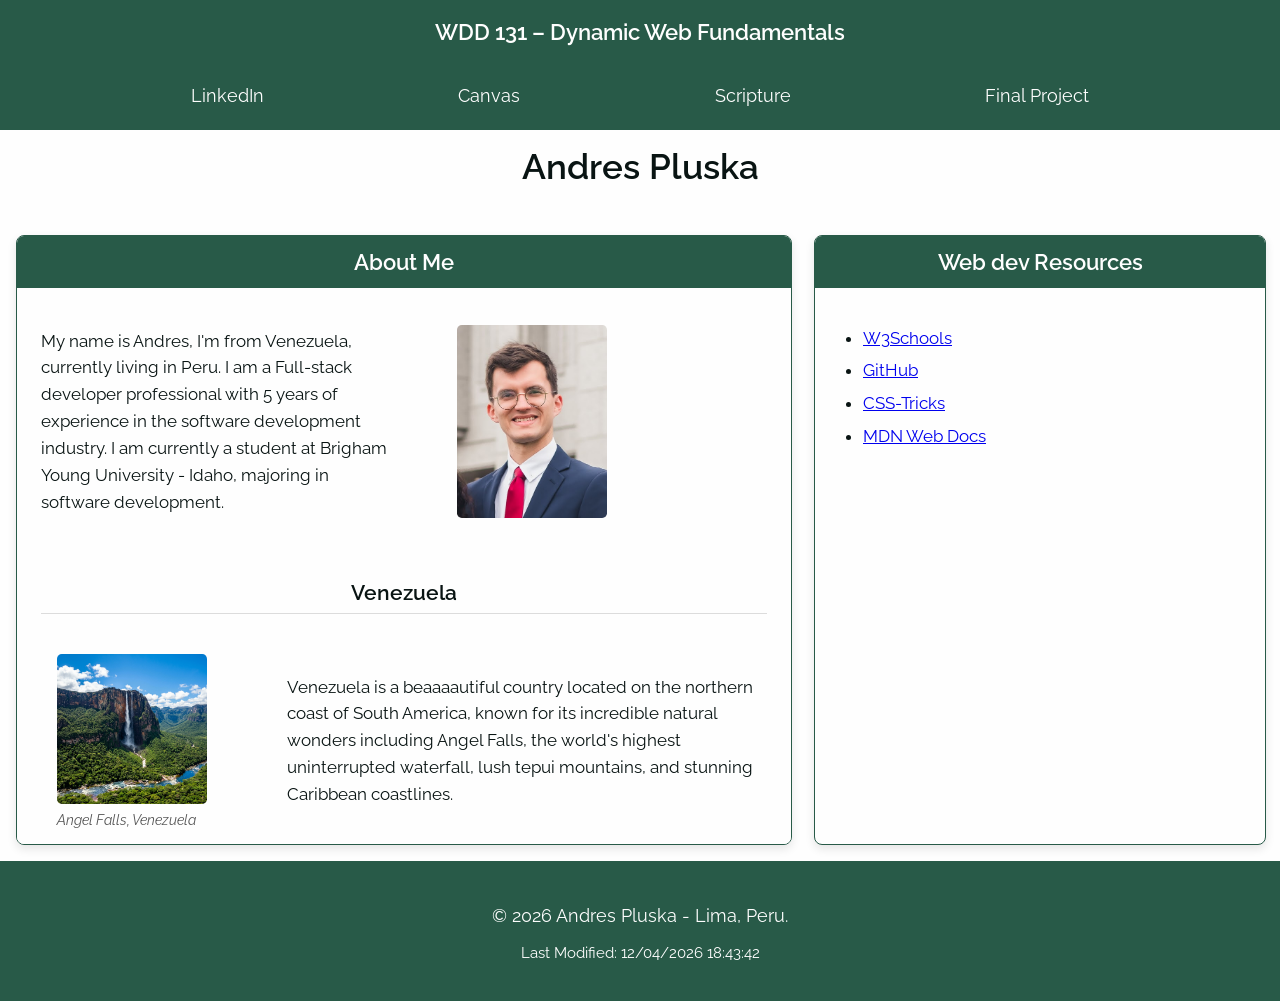
<file: index.html>
<!DOCTYPE html>
<html lang="en">
<head>
    <meta charset="UTF-8">
    <meta name="viewport" content="width=device-width, initial-scale=1.0">
    <title>WDD 131 – Dynamic Web Fundamentals – Andres Pluska</title>
    <meta name="description" content="WDD 131 – Dynamic Web Fundamentals.
    Andres Pluska, Lima, Peru
    html, css, javascript, web development, dynamic web fundamentals, andres pluska
    ">
    <meta name="author" content="Andres Pluska">
    <link rel="stylesheet" href="styles/base.css">
    <link rel="preconnect" href="https://fonts.googleapis.com">
    <link rel="preconnect" href="https://fonts.gstatic.com" crossorigin>
    <link href="https://fonts.googleapis.com/css2?family=Raleway:ital,wght@0,100..900;1,100..900&display=swap" rel="stylesheet">
    <script defer src="scripts/getdates.js"></script>
</head>
<body>
    <header>
        <span id="course-title">WDD 131 – Dynamic Web Fundamentals</span>
        <nav>
            <a href="https://www.linkedin.com/in/andrespluska/?locale=es">LinkedIn</a>
            <a href="https://byupw.instructure.com/">Canvas</a>
            <a href="https://www.churchofjesuschrist.org/study/scriptures/dc-testament/dc/20?lang=eng&id=p22#p22" >Scripture</a>
            <a href="#" >Final Project</a>
        </nav>
    </header>
    <main>
        <h1>Andres Pluska</h1>
        <section class="card">
            <h2>About Me</h2>
            <div class="about-me-container">
                <p>My name is Andres, I'm from Venezuela, currently living in Peru. I am a Full-stack developer professional with 5 years of experience in the software development industry. I am currently a student at Brigham Young University - Idaho, majoring in software development.</p>
                <img src="images/profile.jpg" alt="Andres Pluska profile picture">
            </div>
            <h2>Venezuela</h2>
            <div class="venezuela-container">
                <figure>
                    <img src="images/venezuela.png" alt="Angel Falls in Venezuela">
                    <figcaption>Angel Falls, Venezuela</figcaption>
                </figure>
                <p>Venezuela is a beaaaautiful country located on the northern coast of South America, known for its incredible natural wonders including Angel Falls, the world's highest uninterrupted waterfall, lush tepui mountains, and stunning Caribbean coastlines.</p>
            </div>
        </section>
        <section class="card">
            <h2>Web dev Resources</h2>
            <ul>
                <li><a href="https://www.w3schools.com/" target="_blank" rel="noopener noreferrer">W3Schools</a></li>
                <li><a href="https://github.com/" target="_blank" rel="noopener noreferrer">GitHub</a></li>
                <li><a href="https://css-tricks.com/" target="_blank" rel="noopener noreferrer">CSS-Tricks</a></li>
                <li><a href="https://developer.mozilla.org/es/" target="_blank" rel="noopener noreferrer">MDN Web Docs</a></li>
            </ul>
        </section>
    </main>
    <footer>
        <p>&copy; <span id="currentyear"></span> Andres Pluska - Lima, Peru.</p>
        <p id="lastmodified"></p>
    </footer>
</body>
</html>
</file>
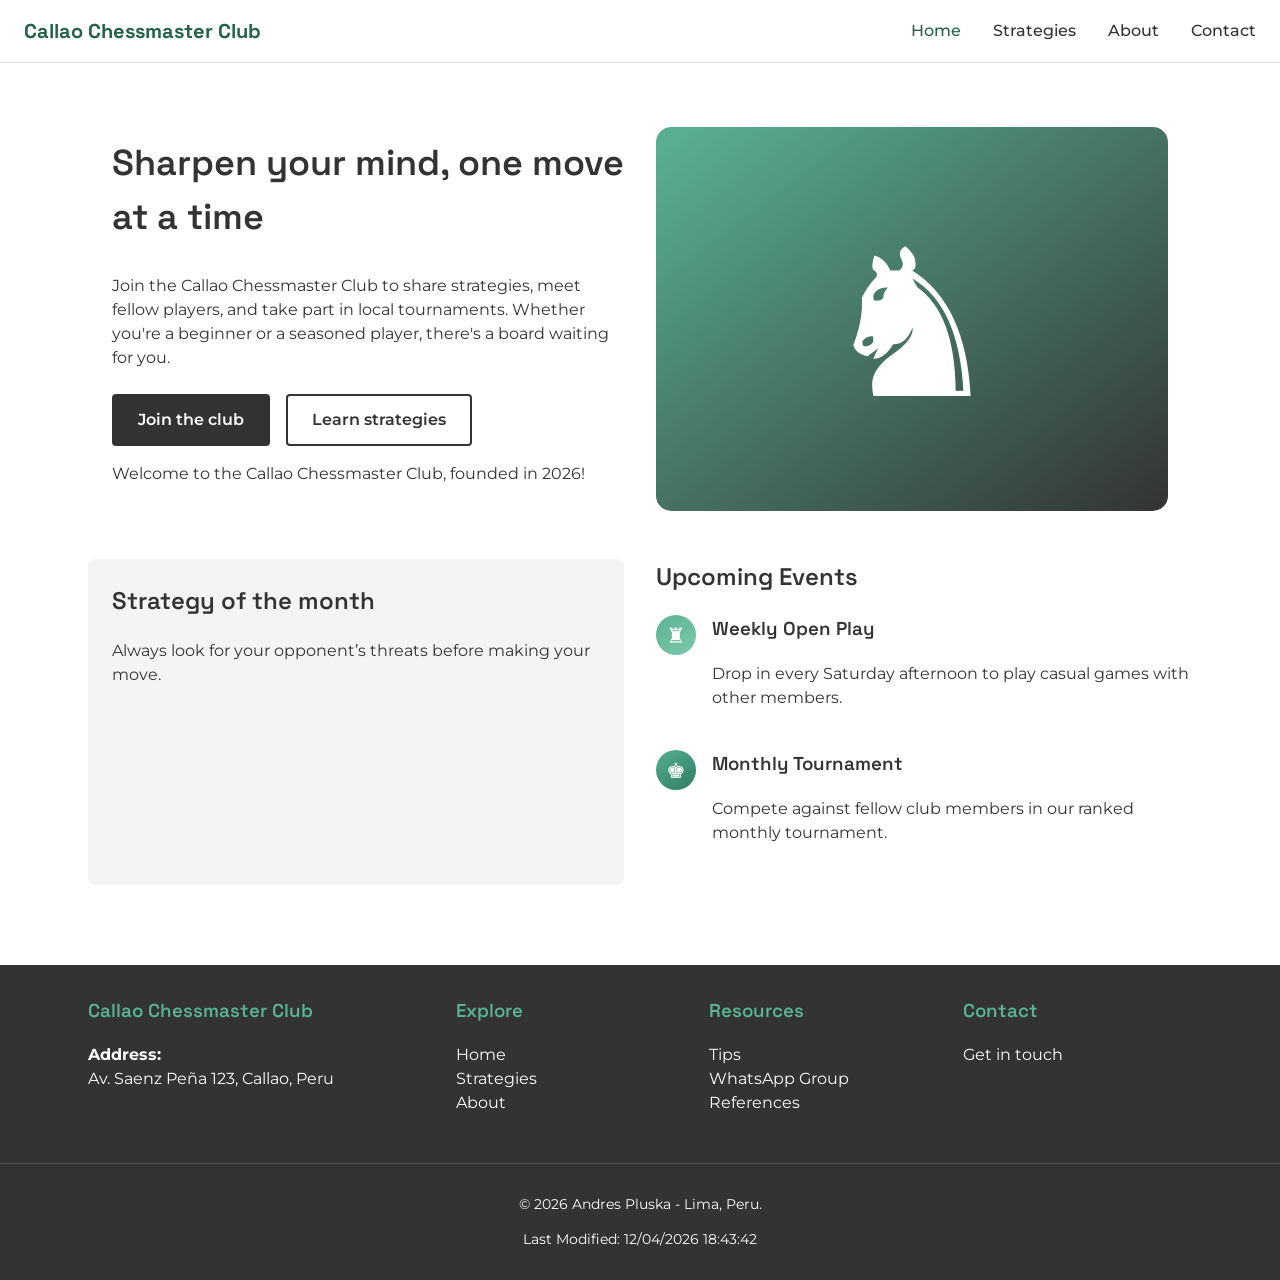
<file: project/index.html>
<!DOCTYPE html>
<html lang="en">

<head>
    <meta charset="UTF-8">
    <meta name="viewport" content="width=device-width, initial-scale=1.0">
    <meta name="description"
        content="Callao Chessmaster Club - a community dedicated to sharing strategies, playing chess, and organizing local tournaments.">
    <meta name="author" content="Andres Pluska">
    <title>Callao Chessmaster Club - Home</title>
    <link rel="preconnect" href="https://fonts.googleapis.com">
    <link rel="preconnect" href="https://fonts.gstatic.com" crossorigin>
    <link
        href="https://fonts.googleapis.com/css2?family=Montserrat:ital,wght@0,100..900;1,100..900&family=Space+Grotesk:wght@300..700&display=swap"
        rel="stylesheet">
    <link rel="stylesheet" href="styles/styles.css">
    <script src="scripts/main.js" defer></script>
</head>

<body>
    <header class="site-header">
        <span class="logo">Callao Chessmaster Club</span>
        <button class="nav-toggle" aria-label="Toggle navigation">&#9776;</button>
        <nav class="main-nav">
            <ul>
                <li><a href="index.html" class="active">Home</a></li>
                <li><a href="strategies.html">Strategies</a></li>
                <li><a href="about.html">About</a></li>
                <li><a href="contact.html">Contact</a></li>
            </ul>
        </nav>
    </header>

    <main>
        <section class="hero">
            <div>
                <h1>Sharpen your mind, one move at a time</h1>
                <p>
                    Join the Callao Chessmaster Club to share strategies, meet fellow players, and take part in local
                    tournaments. Whether you're a beginner or a seasoned player, there's a board waiting for you.
                </p>
                <div class="btn-group">
                    <a href="contact.html" class="btn btn-primary">Join the club</a>
                    <a href="strategies.html" class="btn btn-secondary">Learn strategies</a>
                </div>
                <p id="visit-count"></p>
            </div>
            <img class="hero-image" src="images/hero-board.svg" alt="Illustration of a chess knight piece">
        </section>

        <section class="two-col">
            <div class="card">
                <h2>Strategy of the month</h2>
                <p id="strategy-tip">Loading tip...</p>
            </div>
            <div>
                <h2>Upcoming Events</h2>
                <ul class="events-list">
                    <li>
                        <img class="icon-circle" loading="lazy" src="images/icon-rook.svg" alt="Rook icon">
                        <div>
                            <h3>Weekly Open Play</h3>
                            <p>Drop in every Saturday afternoon to play casual games with other members.</p>
                        </div>
                    </li>
                    <li>
                        <img class="icon-circle" loading="lazy" src="images/icon-king.svg" alt="King icon">
                        <div>
                            <h3>Monthly Tournament</h3>
                            <p>Compete against fellow club members in our ranked monthly tournament.</p>
                        </div>
                    </li>
                </ul>
            </div>
        </section>
    </main>

    <footer class="site-footer">
        <div class="footer-grid">
            <div>
                <h3>Callao Chessmaster Club</h3>
                <p><strong>Address:</strong><br>Av. Saenz Peña 123, Callao, Peru</p>
            </div>
            <div>
                <h3>Explore</h3>
                <ul>
                    <li><a href="index.html">Home</a></li>
                    <li><a href="strategies.html">Strategies</a></li>
                    <li><a href="about.html">About</a></li>
                </ul>
            </div>
            <div>
                <h3>Resources</h3>
                <ul>
                    <li><a href="strategies.html">Tips</a></li>
                    <li><a href="contact.html">WhatsApp Group</a></li>
                    <li><a href="references.html">References</a></li>
                </ul>
            </div>
            <div>
                <h3>Contact</h3>
                <ul>
                    <li><a href="contact.html">Get in touch</a></li>
                </ul>
            </div>
        </div>
        <div class="footer-bottom">
            <p>&copy; <span id="currentyear"></span> Andres Pluska - Lima, Peru.</p>
            <p id="lastmodified"></p>
        </div>
    </footer>
</body>

</html>
</file>
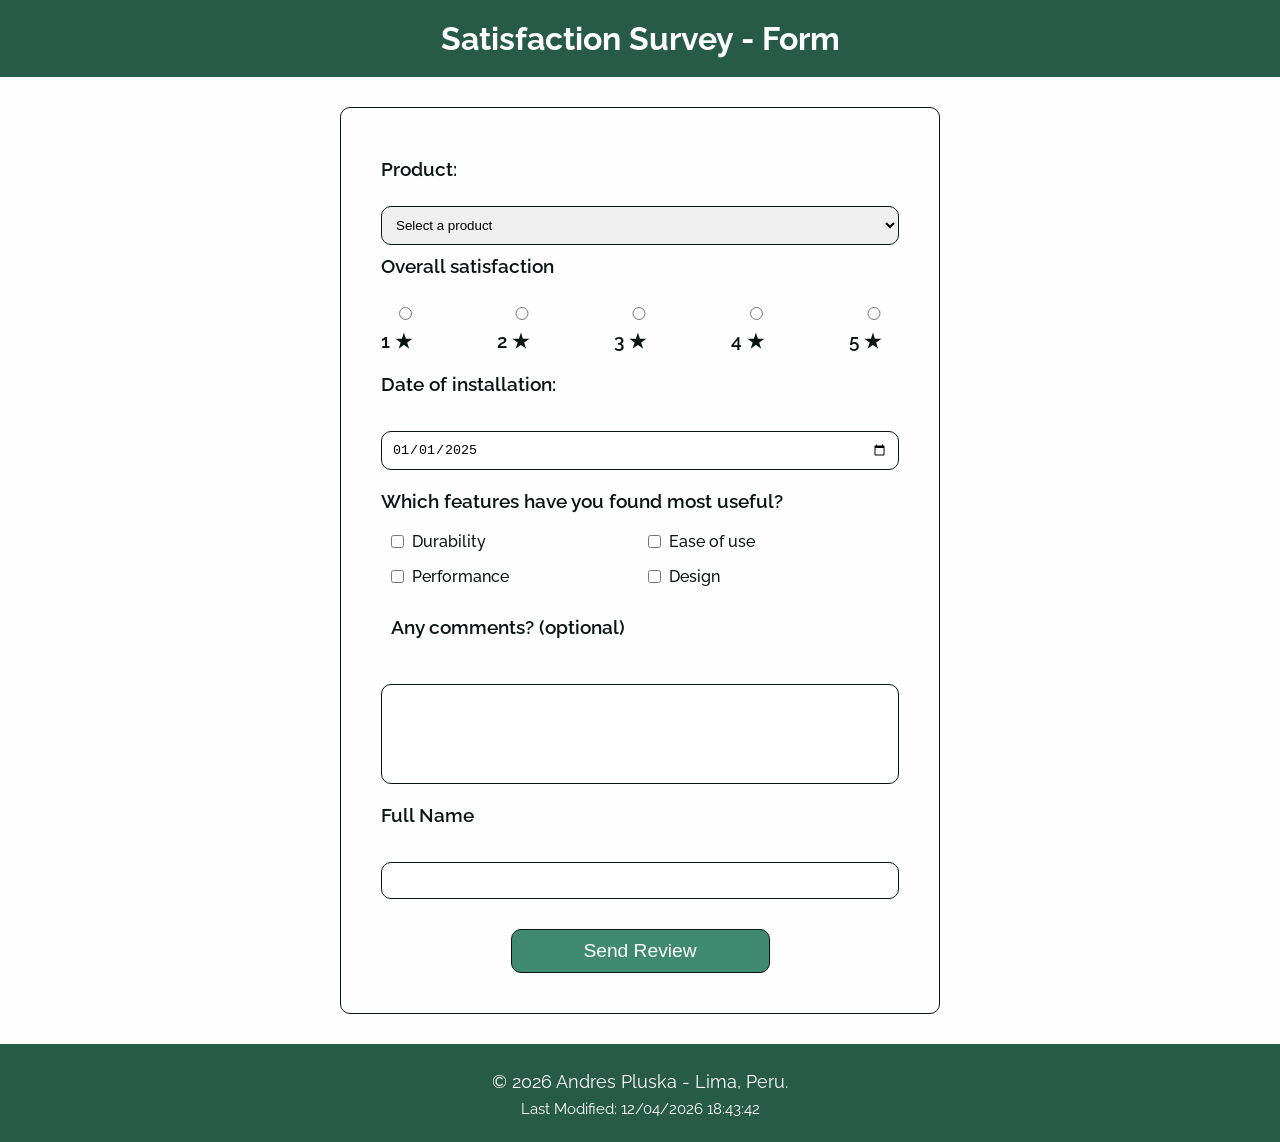
<file: form.html>
<!DOCTYPE html>
<html lang="en">

<head>
    <meta charset="UTF-8">
    <meta name="viewport" content="width=device-width, initial-scale=1.0">
    <title>Satisfaction Survey</title>
    <meta name="description"
        content="Satisfaction survey form for product reviews. Make a review about any of our products and let us know your opinion.">
    <meta name="author" content="Andres Pluska">

    <link rel="stylesheet" href="styles/form.css">
    <link rel="preconnect" href="https://fonts.googleapis.com">
    <link rel="preconnect" href="https://fonts.gstatic.com" crossorigin>
    <link href="https://fonts.googleapis.com/css2?family=Raleway:ital,wght@0,100..900;1,100..900&display=swap"
        rel="stylesheet">
    <script defer src="scripts/getdates.js"></script>
    <script src="scripts/form.js" defer></script>
</head>

<body>
    <header>
        <h1>Satisfaction Survey - Form</h1>
    </header>
    <main>
        <form action="review.html" method="get">
            <div class="form-row">
                <label for="product">Product:</label>
                <select name="product" id="product" required>
                    <option value="" selected disabled>Select a product</option>
                </select>
            </div>
            <div class="form-row">
                <fieldset>
                    <legend>Overall satisfaction</legend>
                    <div class="rating-container">
                        <label for="rating-1"><input type="radio" name="rating" id="rating-1" value="1" required>
                            1 ★</label>
                        <label for="rating-2"><input type="radio" name="rating" id="rating-2" value="2" required>
                            2 ★</label>
                        <label for="rating-3"><input type="radio" name="rating" id="rating-3" value="3" required>
                            3 ★</label>
                        <label for="rating-4"><input type="radio" name="rating" id="rating-4" value="4" required>
                            4 ★</label>
                        <label for="rating-5"><input type="radio" name="rating" id="rating-5" value="5" required>
                            5 ★</label>
                    </div>
                </fieldset>
            </div>
            <div class="form-row">
                <label for="date-installation">Date of installation:</label>
                <input type="date" name="date-installation" id="date-installation" value="2025-01-01" required>
            </div>
            <div class="form-row">
                <fieldset>
                    <legend>Which features have you found most useful?</legend>
                    <div class="features-container">
                        <div class="feature-group">
                            <input type="checkbox" name="usefull-features" id="feature-durability" value="Durability">
                            <label for="feature-durability">Durability</label>
                        </div>
                        <div class="feature-group">
                            <input type="checkbox" name="usefull-features" id="feature-ease" value="Ease of use">
                            <label for="feature-ease">Ease of use</label>
                        </div>
                        <div class="feature-group">
                            <input type="checkbox" name="usefull-features" id="feature-performance" value="Performance">
                            <label for="feature-performance">Performance</label>
                        </div>
                        <div class="feature-group">
                            <input type="checkbox" name="usefull-features" id="feature-design" value="Design">
                            <label for="feature-design">Design</label>
                        </div>
                    </div>
                </fieldset>
            </div>
            <div class="form-comments">
                <label for="comments">Any comments? (optional)</label>
                <textarea name="comments" id="comments"></textarea>
            </div>
            <div class="form-row">
                <label for="fullname">Full Name </label>
                <input type="text" name="fullname" id="fullname">
            </div>
            <div class="form-button">
                <input type="submit" value="Send Review">
            </div>
        </form>
    </main>
    <footer>
        <p>&copy; <span id="currentyear"></span> Andres Pluska - Lima, Peru.</p>
        <p id="lastmodified"></p>
    </footer>
</body>

</html>
</file>
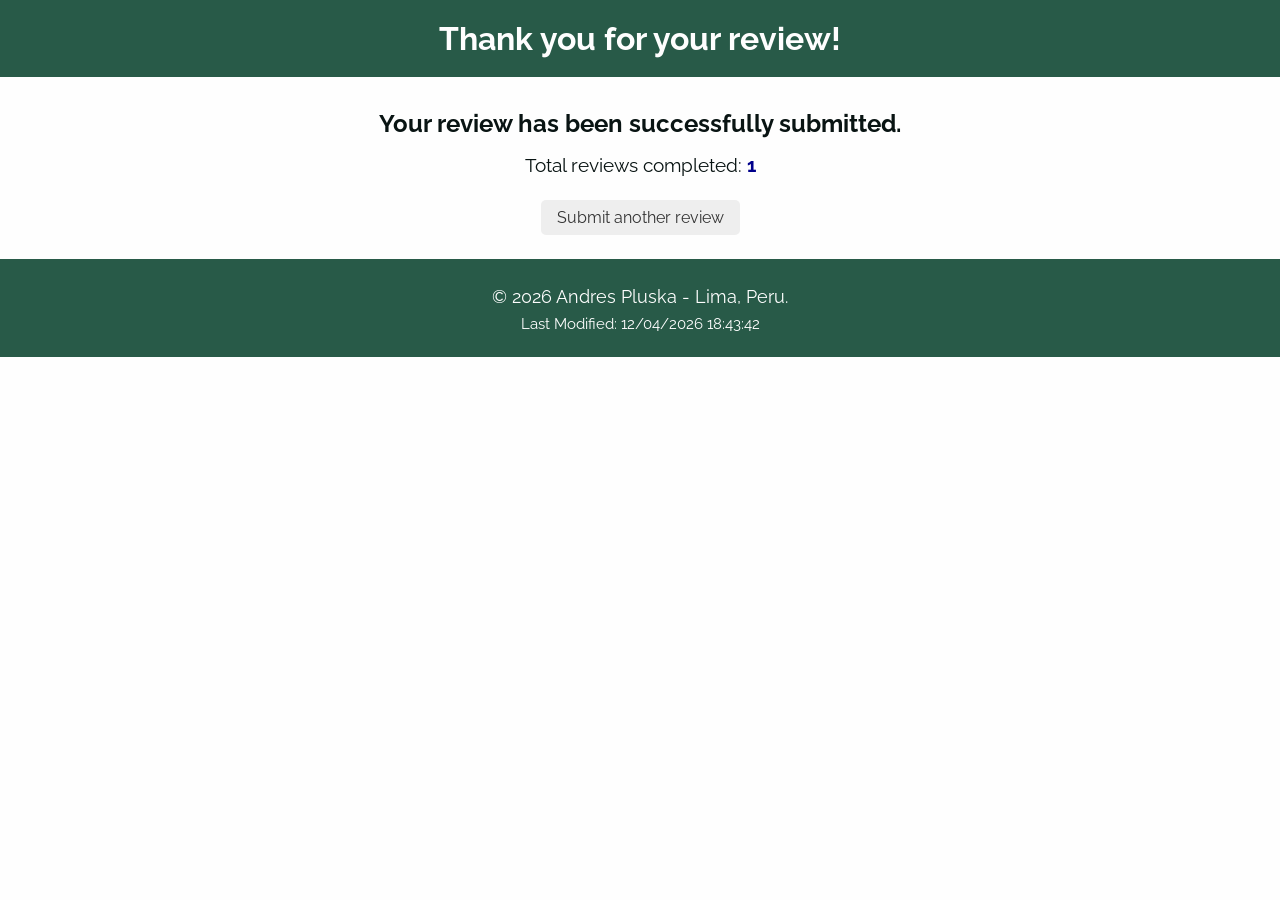
<file: review.html>
<!DOCTYPE html>
<html lang="en">

<head>
    <meta charset="UTF-8">
    <meta name="viewport" content="width=device-width, initial-scale=1.0">
    <title>Review Confirmation</title>
    <meta name="author" content="Andres Pluska">

    <link rel="stylesheet" href="styles/form.css">
    <link rel="preconnect" href="https://fonts.googleapis.com">
    <link rel="preconnect" href="https://fonts.gstatic.com" crossorigin>
    <link href="https://fonts.googleapis.com/css2?family=Raleway:ital,wght@0,100..900;1,100..900&display=swap"
        rel="stylesheet">
    <script defer src="scripts/getdates.js"></script>
    <script src="scripts/review.js" defer></script>
</head>

<body>
    <header>
        <h1>Thank you for your review!</h1>
    </header>
    <main>
        <div class="review-message" style="text-align: center; margin: 2rem;">
            <h2>Your review has been successfully submitted.</h2>
            <p style="font-size: 1.2rem; margin-top: 1rem;">Total reviews completed: <span id="review-count" style="font-weight: bold; color: darkblue;"></span></p>
            <p style="margin-top: 2rem;"><a href="form.html" style="text-decoration: none; padding: 0.5rem 1rem; background-color: #eee; border-radius: 5px; color: #333;">Submit another review</a></p>
        </div>
    </main>
    <footer>
        <p>&copy; <span id="currentyear"></span> Andres Pluska - Lima, Peru.</p>
        <p id="lastmodified"></p>
    </footer>
</body>

</html>
</file>
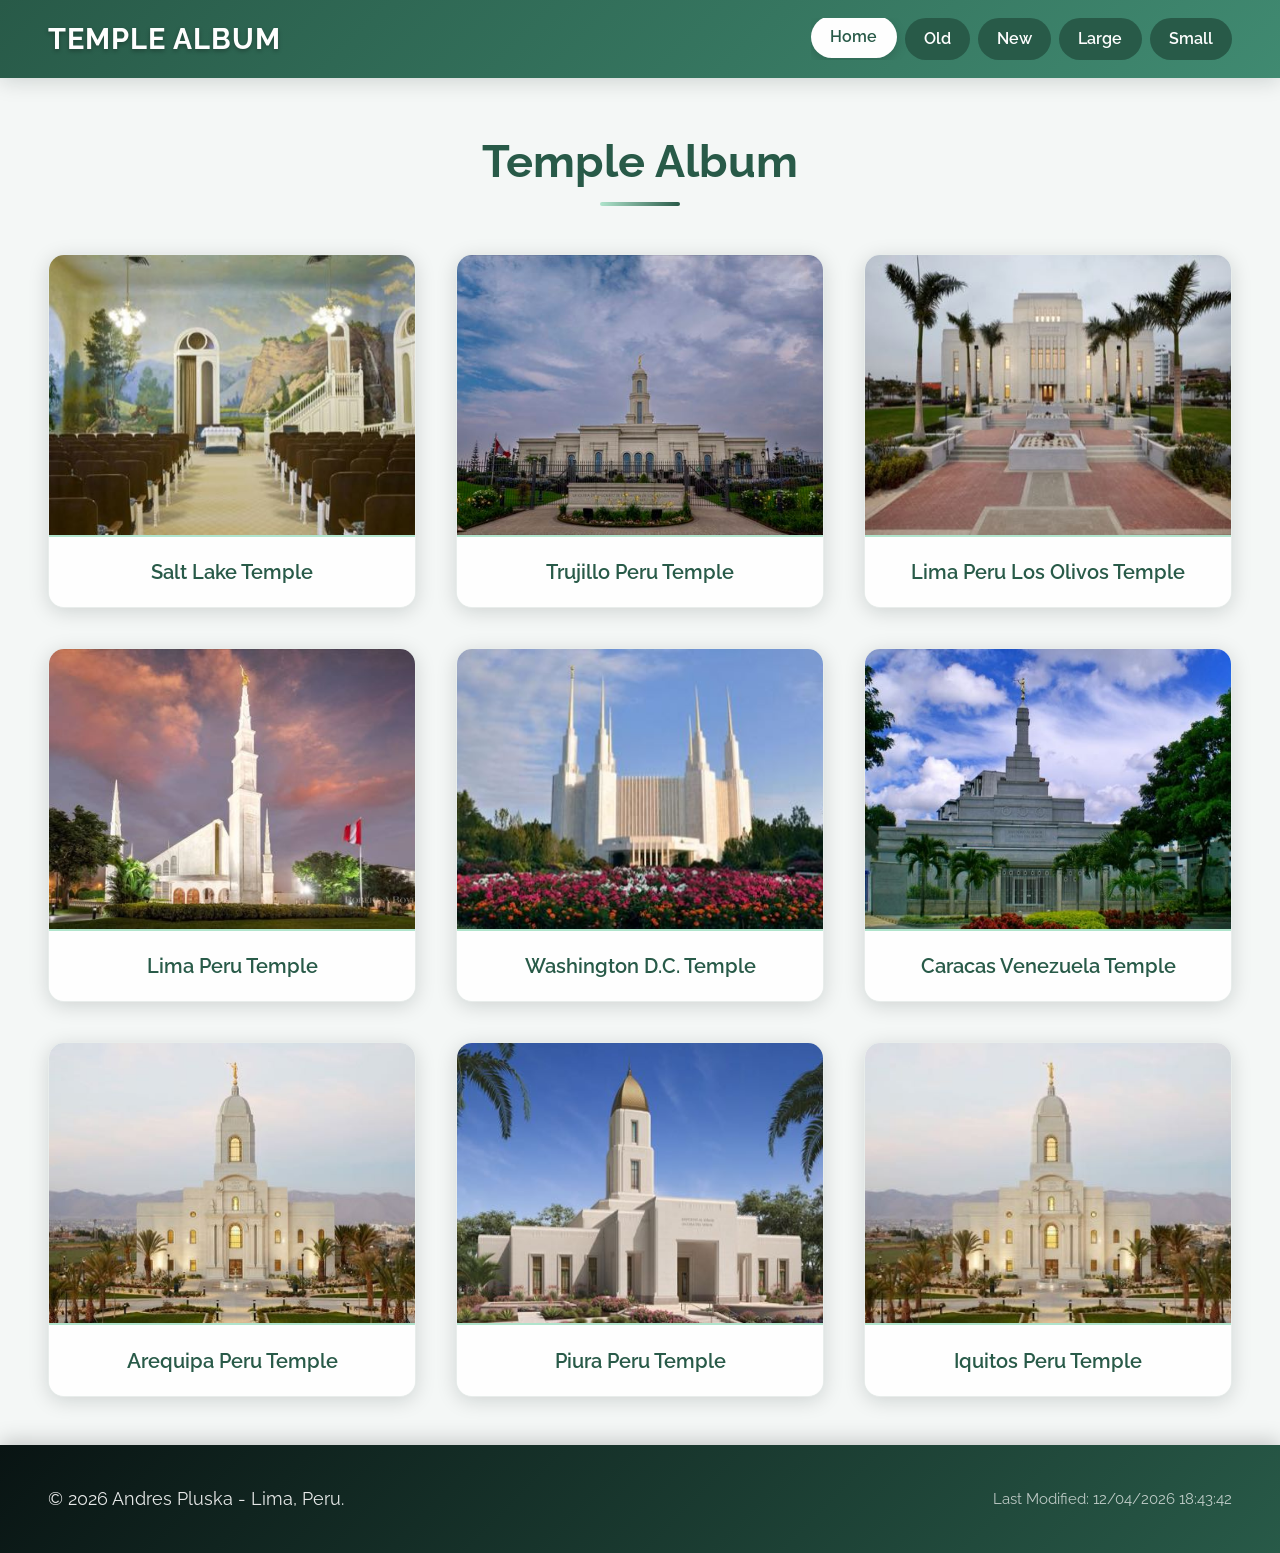
<file: temples.html>
<!DOCTYPE html>
<html lang="en">
<head>
    <meta charset="UTF-8">
    <meta name="viewport" content="width=device-width, initial-scale=1.0">
    <title>WDD 131 – Temple Album – Andres Pluska</title>
    <meta name="description" content="WDD 131 – Temple Album project. Andres Pluska, Lima, Peru. A dynamic web gallery showcasing beautiful Latter-day Saint temples.">
    <meta name="author" content="Andres Pluska">
    <link rel="stylesheet" href="styles/temples.css">
    <link rel="stylesheet" href="styles/temples-large.css" media="(min-width: 768px)">
    <link rel="preconnect" href="https://fonts.googleapis.com">
<link rel="preconnect" href="https://fonts.gstatic.com" crossorigin>
    <link href="https://fonts.googleapis.com/css2?family=Raleway:ital,wght@0,100..900;1,100..900&display=swap" rel="stylesheet">
    <script src="scripts/temples.js" defer></script>
</head>
<body>
    <header>
        <span id="site-title">Temple Album</span>
        <button id="menu" aria-label="Menu"></button>
        <nav>
            <a href="#" class="active">Home</a>
            <a href="#">Old</a>
            <a href="#">New</a>
            <a href="#">Large</a>
            <a href="#">Small</a>
        </nav>
    </header>
    <main>
        <h1>Temple Album</h1>
        <div class="res-grid">
            <figure>
                <img src="images/salt-lake-temple.jpg" alt="Salt Lake Temple" width="400" height="250" loading="lazy">
                <figcaption>Salt Lake Temple</figcaption>
            </figure>
            <figure>
                <img src="images/trujillo-temple.jpg" alt="Trujillo Peru Temple" width="400" height="250" loading="lazy">
                <figcaption>Trujillo Peru Temple</figcaption>
            </figure>
            <figure>
                <img src="images/lima-los-olivos-temple.jpg" alt="Lima Peru Los Olivos Temple" width="400" height="250" loading="lazy">
                <figcaption>Lima Peru Los Olivos Temple</figcaption>
            </figure>
            <figure>
                <img src="images/lima-peru-temple.jpg" alt="Lima Peru Temple" width="400" height="250" loading="lazy">
                <figcaption>Lima Peru Temple</figcaption>
            </figure>
            <figure>
                <img src="images/washington-dc-temple.jpg" alt="Washington D.C. Temple" width="400" height="250" loading="lazy">
                <figcaption>Washington D.C. Temple</figcaption>
            </figure>
            <figure>
                <img src="images/caracas-temple.jpg" alt="Caracas Venezuela Temple" width="400" height="250" loading="lazy">
                <figcaption>Caracas Venezuela Temple</figcaption>
            </figure>
            <figure>
                <img src="images/arequipa-temple.jpg" alt="Arequipa Peru Temple" width="400" height="250" loading="lazy">
                <figcaption>Arequipa Peru Temple</figcaption>
            </figure>
            <figure>
                <img src="images/piura-temple.jpg" alt="Piura Peru Temple" width="400" height="250" loading="lazy">
                <figcaption>Piura Peru Temple</figcaption>
            </figure>
            <figure>
                <img src="images/iquitos-temple.jpg" alt="Iquitos Peru Temple" width="400" height="250" loading="lazy">
                <figcaption>Iquitos Peru Temple</figcaption>
            </figure>
        </div>
    </main>
    <footer>
        <p>&copy; <span id="currentyear"></span> Andres Pluska - Lima, Peru.</p>
        <p id="lastmodified"></p>
    </footer>
</body>
</html>
</file>
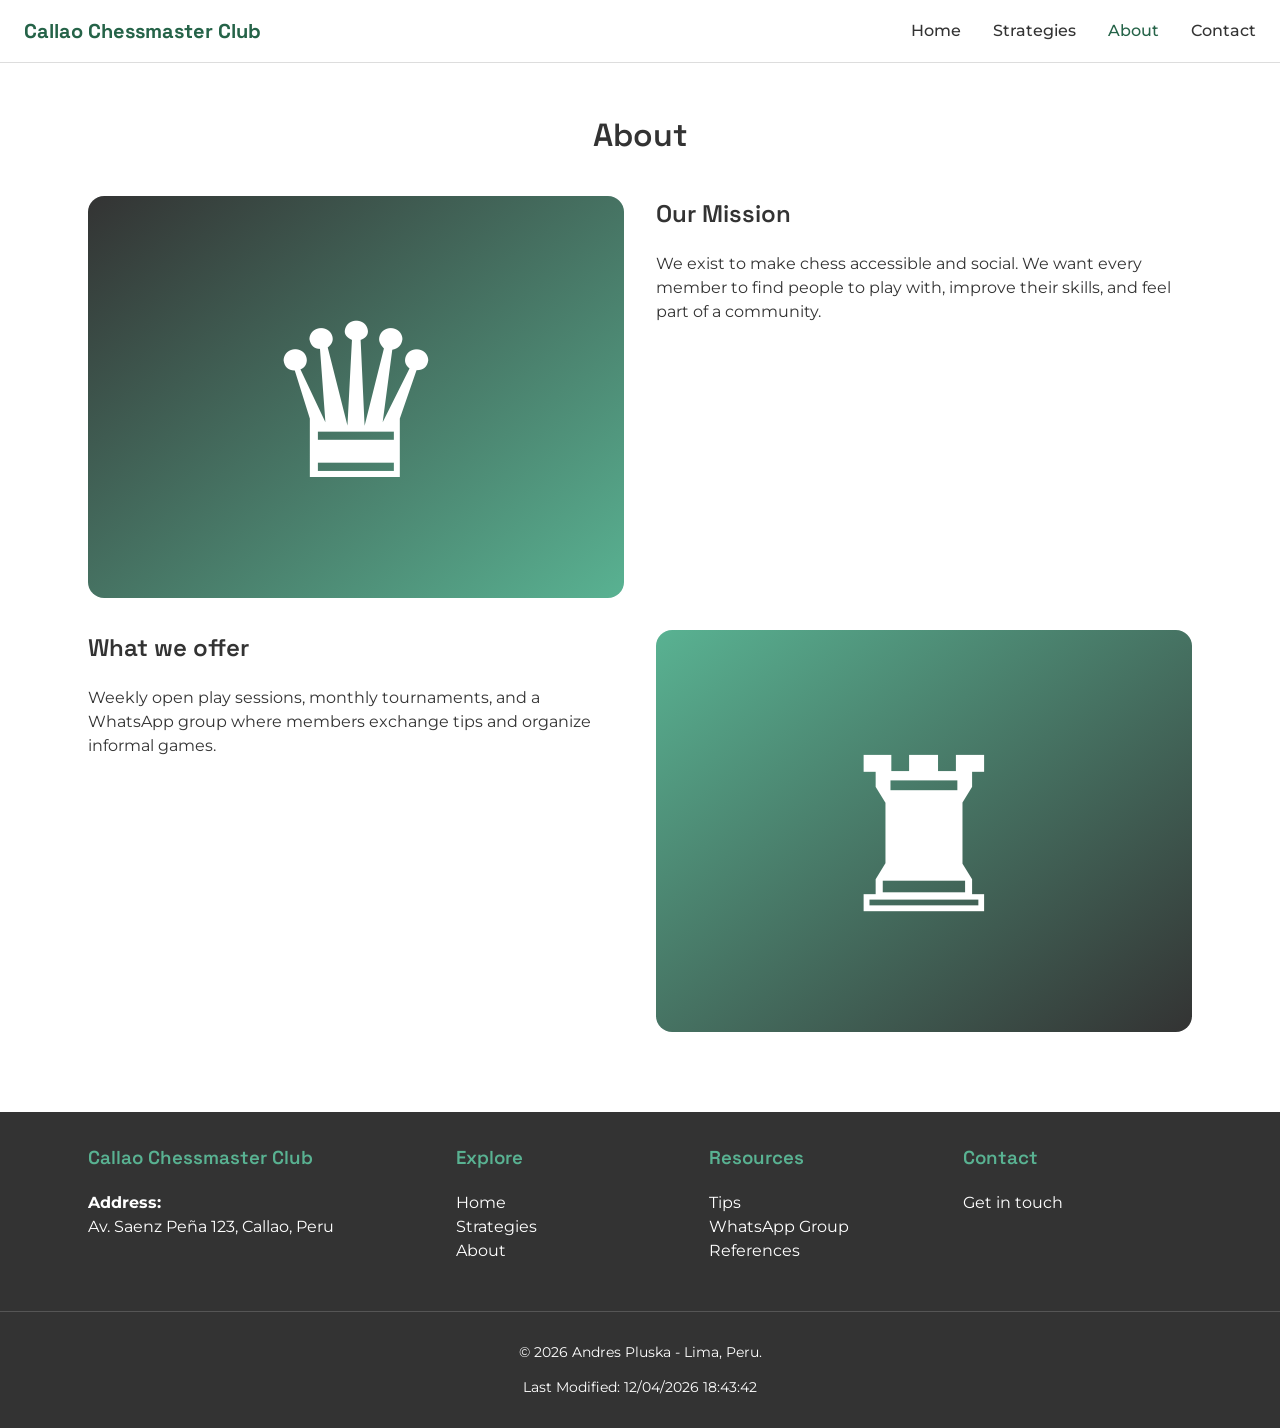
<file: project/about.html>
<!DOCTYPE html>
<html lang="en">

<head>
    <meta charset="UTF-8">
    <meta name="viewport" content="width=device-width, initial-scale=1.0">
    <meta name="description" content="Learn about the Callao Chessmaster Club, our mission, and our community.">
    <meta name="author" content="Andres Pluska">
    <title>Callao Chessmaster Club - About</title>
    <link rel="preconnect" href="https://fonts.googleapis.com">
    <link rel="preconnect" href="https://fonts.gstatic.com" crossorigin>
    <link
        href="https://fonts.googleapis.com/css2?family=Montserrat:ital,wght@0,100..900;1,100..900&family=Space+Grotesk:wght@300..700&display=swap"
        rel="stylesheet">
    <link rel="stylesheet" href="styles/styles.css">
    <script src="scripts/main.js" defer></script>
</head>

<body>
    <header class="site-header">
        <span class="logo">Callao Chessmaster Club</span>
        <button class="nav-toggle" aria-label="Toggle navigation">&#9776;</button>
        <nav class="main-nav">
            <ul>
                <li><a href="index.html">Home</a></li>
                <li><a href="strategies.html">Strategies</a></li>
                <li><a href="about.html" class="active">About</a></li>
                <li><a href="contact.html">Contact</a></li>
            </ul>
        </nav>
    </header>

    <main>
        <h1 class="page-title">About</h1>

        <section class="two-col">
            <img class="hero-image" src="images/about-club.svg"
                alt="Illustration of a chess queen representing the club">
            <div>
                <h2>Our Mission</h2>
                <p>
                    We exist to make chess accessible and social. We want every member to find people to play with,
                    improve their skills, and feel part of a community.
                </p>
            </div>
        </section>

        <section class="two-col">
            <div>
                <h2>What we offer</h2>
                <p>
                    Weekly open play sessions, monthly tournaments, and a WhatsApp group where members exchange tips
                    and organize informal games.
                </p>
            </div>
            <img class="hero-image" loading="lazy" src="images/about-members.svg"
                alt="Illustration of a chess rook representing club members">
        </section>
    </main>

    <footer class="site-footer">
        <div class="footer-grid">
            <div>
                <h3>Callao Chessmaster Club</h3>
                <p><strong>Address:</strong><br>Av. Saenz Peña 123, Callao, Peru</p>
            </div>
            <div>
                <h3>Explore</h3>
                <ul>
                    <li><a href="index.html">Home</a></li>
                    <li><a href="strategies.html">Strategies</a></li>
                    <li><a href="about.html">About</a></li>
                </ul>
            </div>
            <div>
                <h3>Resources</h3>
                <ul>
                    <li><a href="strategies.html">Tips</a></li>
                    <li><a href="contact.html">WhatsApp Group</a></li>
                    <li><a href="references.html">References</a></li>
                </ul>
            </div>
            <div>
                <h3>Contact</h3>
                <ul>
                    <li><a href="contact.html">Get in touch</a></li>
                </ul>
            </div>
        </div>
        <div class="footer-bottom">
            <p>&copy; <span id="currentyear"></span> Andres Pluska - Lima, Peru.</p>
            <p id="lastmodified"></p>
        </div>
    </footer>
</body>

</html>
</file>
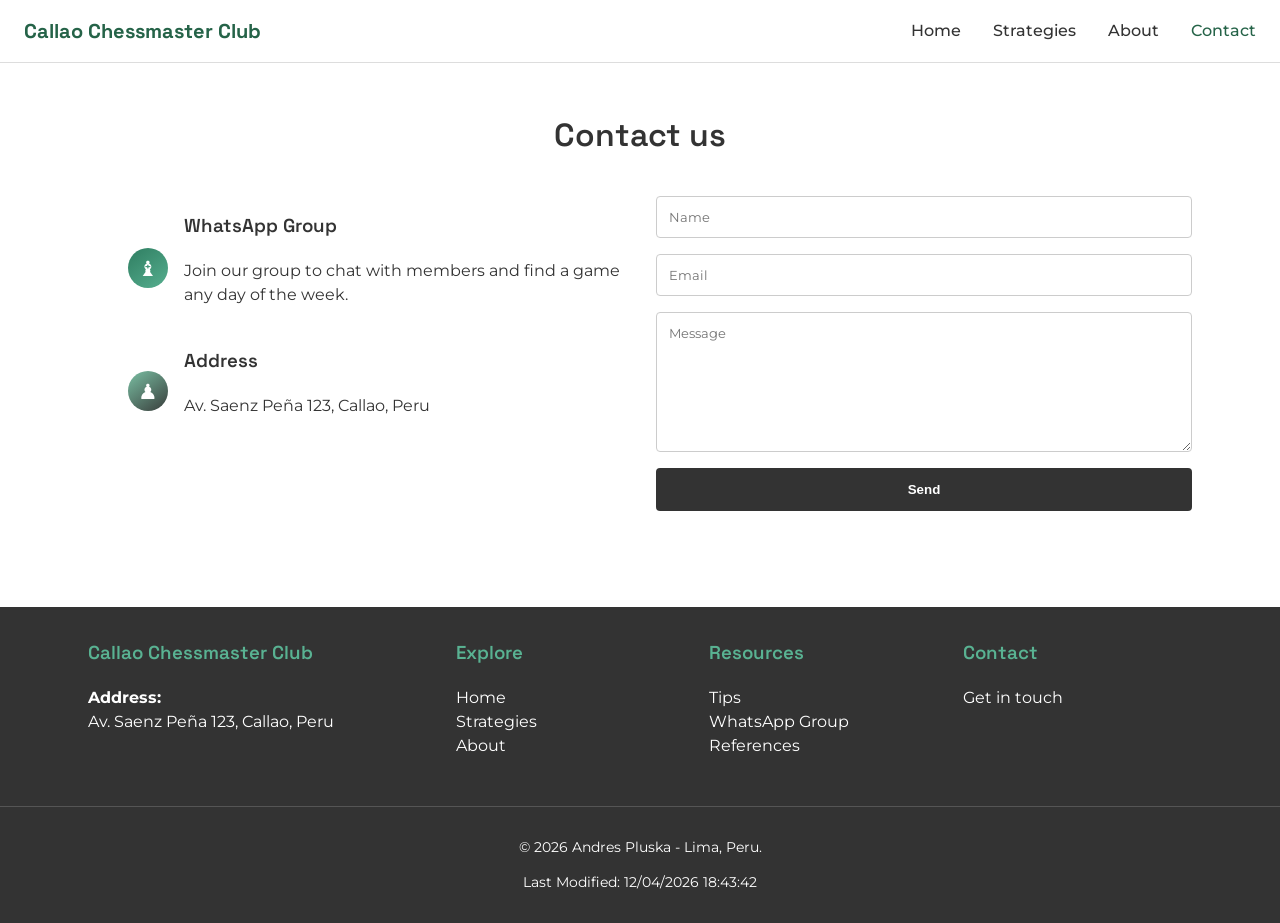
<file: project/contact.html>
<!DOCTYPE html>
<html lang="en">

<head>
    <meta charset="UTF-8">
    <meta name="viewport" content="width=device-width, initial-scale=1.0">
    <meta name="description" content="Get in touch with the Callao Chessmaster Club.">
    <meta name="author" content="Andres Pluska">
    <title>Callao Chessmaster Club - Contact</title>
    <link rel="preconnect" href="https://fonts.googleapis.com">
    <link rel="preconnect" href="https://fonts.gstatic.com" crossorigin>
    <link
        href="https://fonts.googleapis.com/css2?family=Montserrat:ital,wght@0,100..900;1,100..900&family=Space+Grotesk:wght@300..700&display=swap"
        rel="stylesheet">
    <link rel="stylesheet" href="styles/styles.css">
    <script src="scripts/main.js" defer></script>
</head>

<body>
    <header class="site-header">
        <span class="logo">Callao Chessmaster Club</span>
        <button class="nav-toggle" aria-label="Toggle navigation">&#9776;</button>
        <nav class="main-nav">
            <ul>
                <li><a href="index.html">Home</a></li>
                <li><a href="strategies.html">Strategies</a></li>
                <li><a href="about.html">About</a></li>
                <li><a href="contact.html" class="active">Contact</a></li>
            </ul>
        </nav>
    </header>

    <main>
        <h1 class="page-title">Contact us</h1>

        <section class="contact-grid">
            <ul class="contact-info">
                <li>
                    <img class="icon-circle" loading="lazy" src="images/icon-bishop.svg" alt="Bishop icon">
                    <div>
                        <h3>WhatsApp Group</h3>
                        <p>Join our group to chat with members and find a game any day of the week.</p>
                    </div>
                </li>
                <li>
                    <img class="icon-circle" loading="lazy" src="images/icon-pawn.svg" alt="Pawn icon">
                    <div>
                        <h3>Address</h3>
                        <p>Av. Saenz Peña 123, Callao, Peru</p>
                    </div>
                </li>
            </ul>

            <form class="contact-form">
                <label class="visually-hidden" for="name">Name</label>
                <input type="text" id="name" name="name" placeholder="Name" required>
                <label class="visually-hidden" for="email">Email</label>
                <input type="email" id="email" name="email" placeholder="Email" required>
                <label class="visually-hidden" for="message">Message</label>
                <textarea id="message" name="message" placeholder="Message" required></textarea>
                <button type="submit" class="btn btn-primary">Send</button>
                <p class="form-status" id="form-status"></p>
            </form>
        </section>
    </main>

    <footer class="site-footer">
        <div class="footer-grid">
            <div>
                <h3>Callao Chessmaster Club</h3>
                <p><strong>Address:</strong><br>Av. Saenz Peña 123, Callao, Peru</p>
            </div>
            <div>
                <h3>Explore</h3>
                <ul>
                    <li><a href="index.html">Home</a></li>
                    <li><a href="strategies.html">Strategies</a></li>
                    <li><a href="about.html">About</a></li>
                </ul>
            </div>
            <div>
                <h3>Resources</h3>
                <ul>
                    <li><a href="strategies.html">Tips</a></li>
                    <li><a href="contact.html">WhatsApp Group</a></li>
                    <li><a href="references.html">References</a></li>
                </ul>
            </div>
            <div>
                <h3>Contact</h3>
                <ul>
                    <li><a href="contact.html">Get in touch</a></li>
                </ul>
            </div>
        </div>
        <div class="footer-bottom">
            <p>&copy; <span id="currentyear"></span> Andres Pluska - Lima, Peru.</p>
            <p id="lastmodified"></p>
        </div>
    </footer>
</body>

</html>
</file>
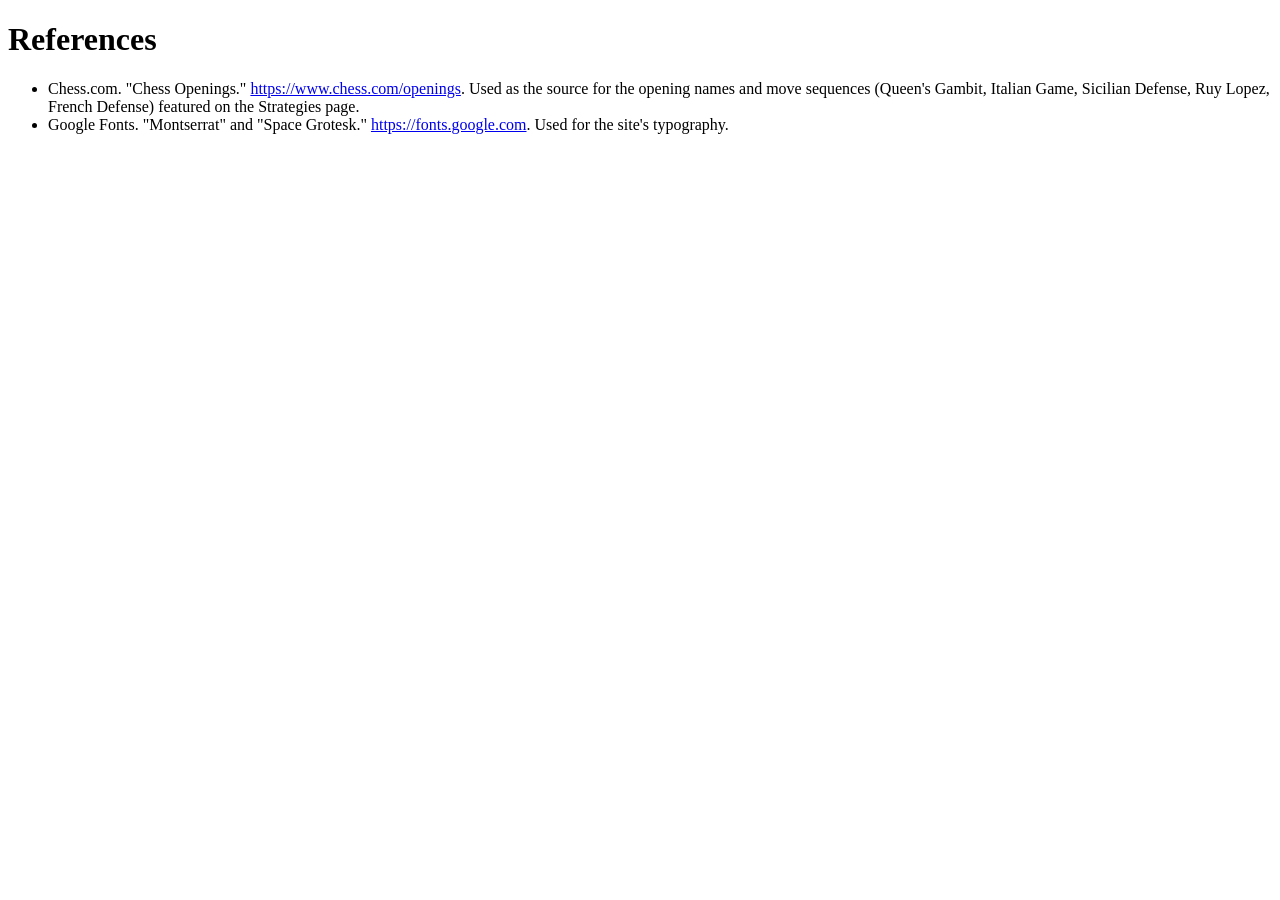
<file: project/references.html>
<!DOCTYPE html>
<html lang="en">

<head>
    <meta charset="UTF-8">
    <meta name="viewport" content="width=device-width, initial-scale=1.0">
    <meta name="description" content="References used in the Callao Chessmaster Club website.">
    <meta name="author" content="Andres Pluska">
    <title>Callao Chessmaster Club - References</title>
</head>

<body>
    <h1>References</h1>
    <ul>
        <li>
            Chess.com. "Chess Openings." <a href="https://www.chess.com/openings" target="_blank"
                rel="noopener noreferrer">https://www.chess.com/openings</a>. Used as the source for the opening
            names and move sequences (Queen's Gambit, Italian Game, Sicilian Defense, Ruy Lopez, French Defense)
            featured on the Strategies page.
        </li>
        <li>
            Google Fonts. "Montserrat" and "Space Grotesk." <a href="https://fonts.google.com"
                target="_blank" rel="noopener noreferrer">https://fonts.google.com</a>. Used for the site's
            typography.
        </li>
    </ul>
</body>

</html>
</file>
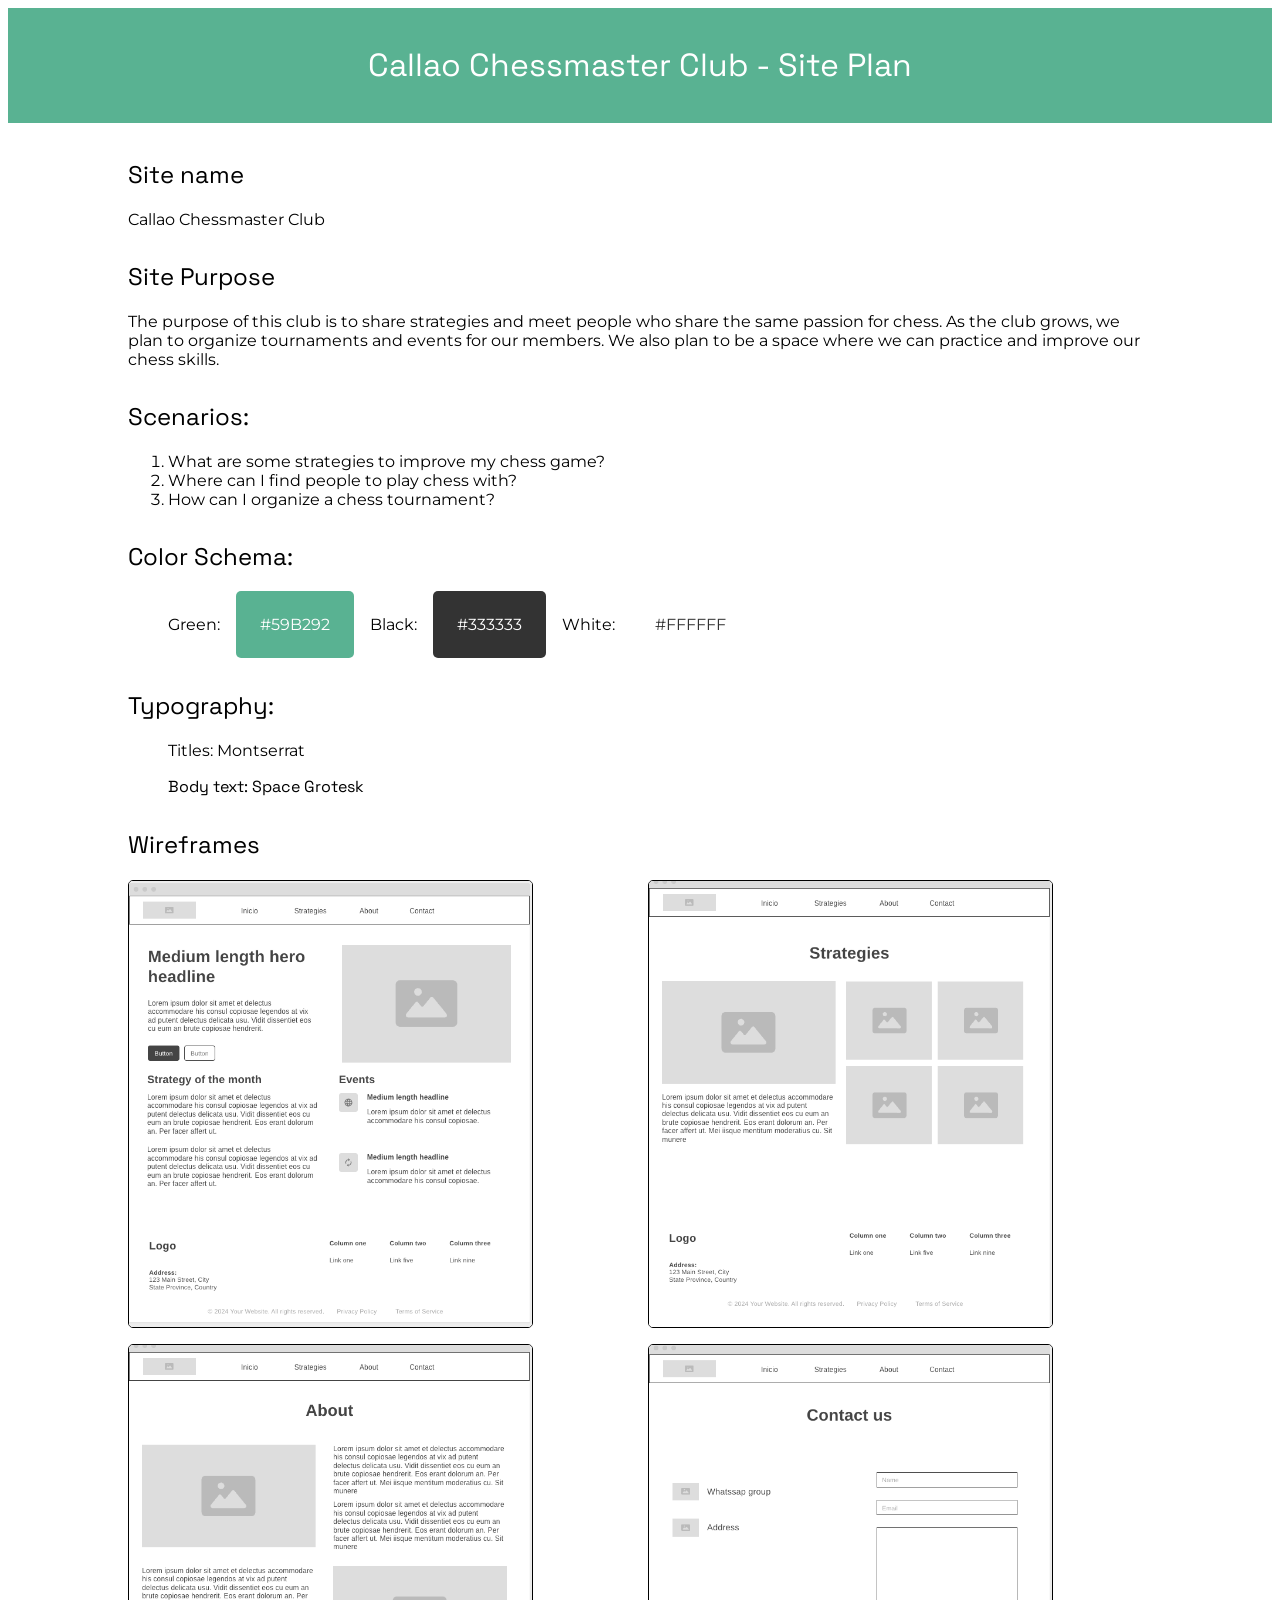
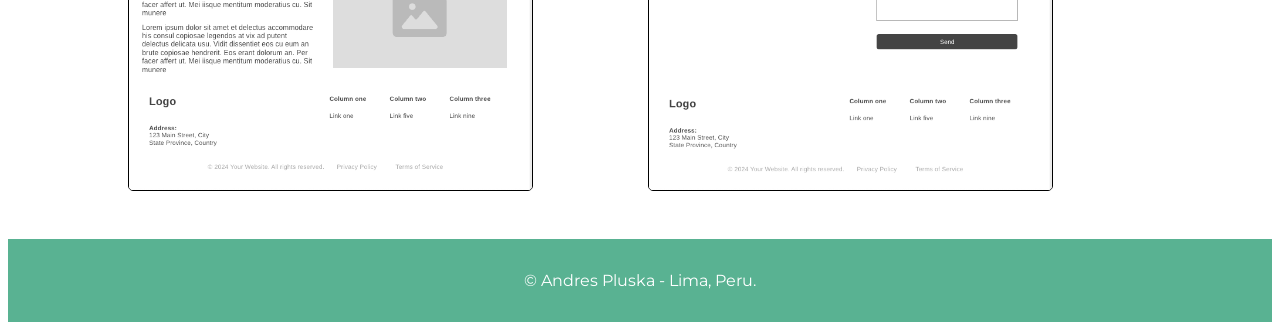
<file: project/siteplan.html>
<!DOCTYPE html>
<html lang="en">

<head>
    <meta charset="UTF-8">
    <meta name="viewport" content="width=device-width, initial-scale=1.0">
    <meta name="description" content="Site Plan for the Callao Chessmaster Club, a community dedicated to sharing strategies, playing chess, and organizing local tournaments.">
    <meta name="author" content="Andres Pluska">
    <title>Callao Chessmaster Club - Site Plan</title>
    <link rel="preconnect" href="https://fonts.googleapis.com">
    <link rel="preconnect" href="https://fonts.gstatic.com" crossorigin>
    <link
        href="https://fonts.googleapis.com/css2?family=Montserrat:ital,wght@0,100..900;1,100..900&family=Space+Grotesk:wght@300..700&display=swap"
        rel="stylesheet">
    <link rel="stylesheet" href="styles/siteplan.css">
</head>

<body>
    <header>
        <h1>Callao Chessmaster Club - Site Plan</h1>
    </header>
    <main>
        <section>
            <h2>Site name</h2>
            <p>Callao Chessmaster Club</p>
        </section>
        <section>
            <h2>Site Purpose</h2>
            <p>
                The purpose of this club is to share strategies and meet people who share the same passion for chess. As
                the club grows, we plan to organize tournaments and events for our members. We also plan to be a space
                where we can practice and improve our chess skills.
            </p>
        </section>
        <section>
            <h2>Scenarios:</h2>
            <ol>
                <li>What are some strategies to improve my chess game?</li>
                <li>Where can I find people to play chess with?</li>
                <li>How can I organize a chess tournament?</li>
            </ol>
        </section>
        <section>
            <h2>Color Schema:</h2>
            <ul class="colors-schema">
                <li>Green: <span class="color-primary">#59B292</span>
                </li>
                <li>Black: <span class="color-secondary">#333333</span>
                </li>
                <li>White: <span class="color-accent">#FFFFFF</span>
                </li>
            </ul>
        </section>
        <section>
            <h2> Typography:</h2>
            <ul class="typography">
                <li class="montserrat">Titles: Montserrat</li>
                <li class="space-grotesk">Body text: Space Grotesk</li>
            </ul>
        </section>
        <section class="wireframes">
            <h2>Wireframes</h2>
            <div class="wireframe-images">
                <img src="images/home-wireframe.png" alt="Home Page Wireframe">
                <img src="images/strategies-wireframe.png" alt="Strategies Page Wireframe">
                <img src="images/about-wireframe.png" alt="About Page Wireframe">
                <img src="images/contact-wireframe.png" alt="Contact Page Wireframe">
            </div>
        </section>
    </main>
    <footer>
        <p>&copy; <span id="currentyear"></span> Andres Pluska - Lima, Peru.</p>
        <p id="lastmodified"></p>
    </footer>
</body>

</html>
</file>
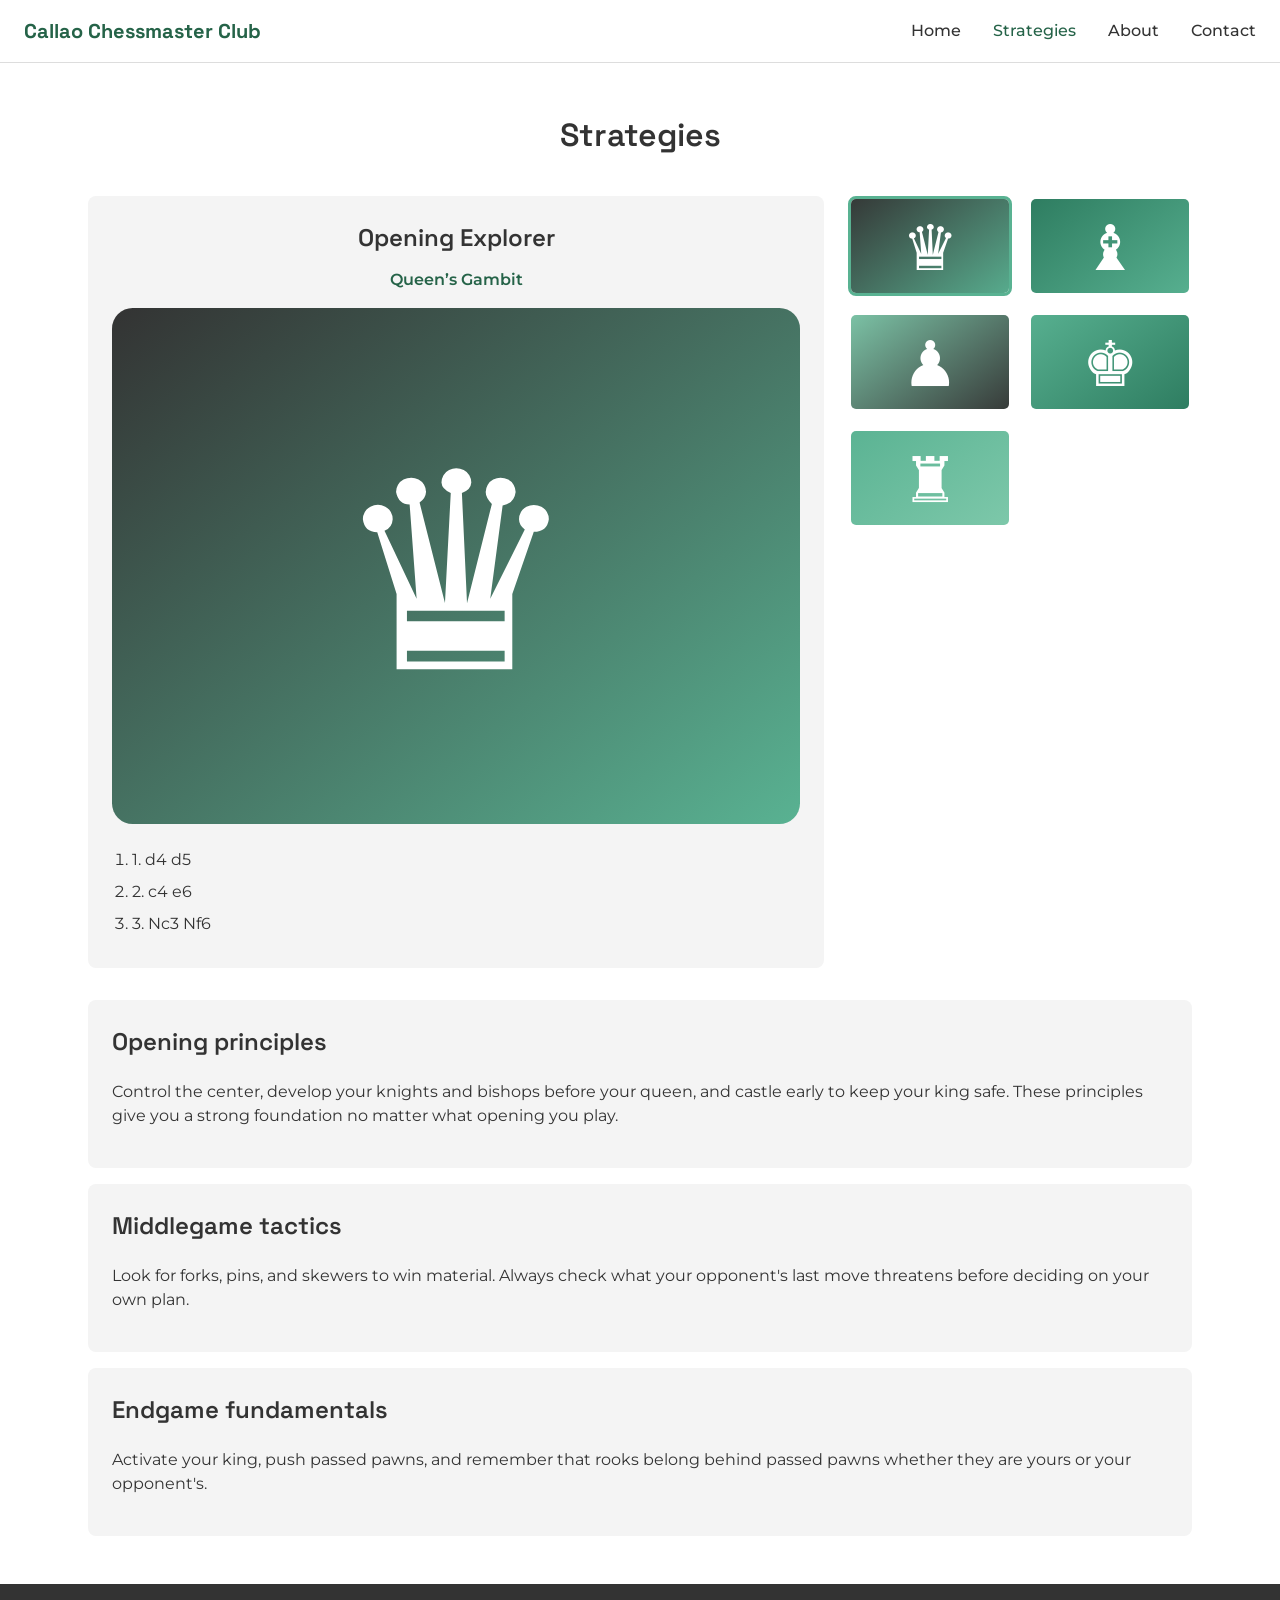
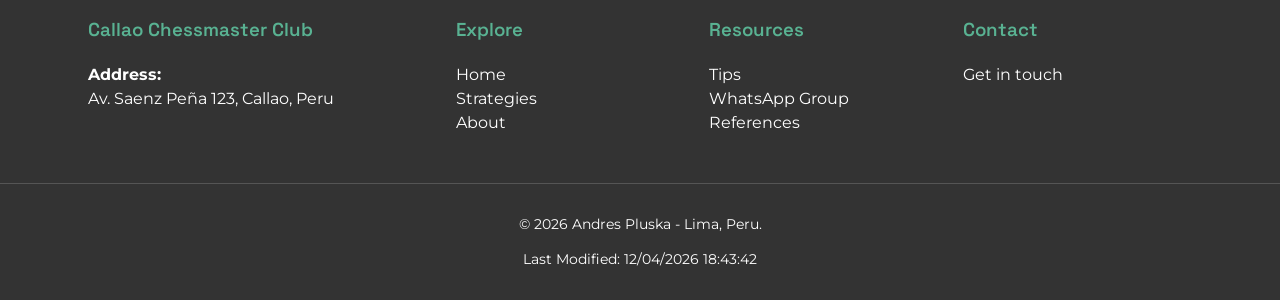
<file: project/strategies.html>
<!DOCTYPE html>
<html lang="en">

<head>
    <meta charset="UTF-8">
    <meta name="viewport" content="width=device-width, initial-scale=1.0">
    <meta name="description" content="Chess strategies and tips shared by the Callao Chessmaster Club.">
    <meta name="author" content="Andres Pluska">
    <title>Callao Chessmaster Club - Strategies</title>
    <link rel="preconnect" href="https://fonts.googleapis.com">
    <link rel="preconnect" href="https://fonts.gstatic.com" crossorigin>
    <link
        href="https://fonts.googleapis.com/css2?family=Montserrat:ital,wght@0,100..900;1,100..900&family=Space+Grotesk:wght@300..700&display=swap"
        rel="stylesheet">
    <link rel="stylesheet" href="styles/styles.css">
    <script src="scripts/main.js" defer></script>
    <script src="scripts/strategy.js" defer></script>
</head>

<body>
    <header class="site-header">
        <span class="logo">Callao Chessmaster Club</span>
        <button class="nav-toggle" aria-label="Toggle navigation">&#9776;</button>
        <nav class="main-nav">
            <ul>
                <li><a href="index.html">Home</a></li>
                <li><a href="strategies.html" class="active">Strategies</a></li>
                <li><a href="about.html">About</a></li>
                <li><a href="contact.html">Contact</a></li>
            </ul>
        </nav>
    </header>

    <main>
        <h1 class="page-title">Strategies</h1>

        <section class="gallery">
            <div class="gallery-display">
                <h2 id="gallery-title">Opening Explorer</h2>
                <p id="gallery-subtitle" class="gallery-subtitle"></p>
                <img id="gallery-main-img" src="images/icon-queen.svg" alt="Illustration of the Queen's Gambit opening">
                <ol id="gallery-moves" class="moves-list"></ol>
            </div>
            <div class="gallery-thumbs">
                <img class="thumb active" loading="lazy" data-index="0" src="images/icon-queen.svg" alt="Queen's Gambit opening">
                <img class="thumb" loading="lazy" data-index="1" src="images/icon-bishop.svg" alt="Italian Game opening">
                <img class="thumb" loading="lazy" data-index="2" src="images/icon-pawn.svg" alt="Sicilian Defense opening">
                <img class="thumb" loading="lazy" data-index="3" src="images/icon-king.svg" alt="Ruy Lopez opening">
                <img class="thumb" loading="lazy" data-index="4" src="images/icon-rook.svg" alt="French Defense opening">
            </div>
        </section>

        <section class="card" style="margin-top: 2rem;">
            <h2>Opening principles</h2>
            <p>
                Control the center, develop your knights and bishops before your queen, and castle early to keep your
                king safe. These principles give you a strong foundation no matter what opening you play.
            </p>
        </section>

        <section class="card" style="margin-top: 1rem;">
            <h2>Middlegame tactics</h2>
            <p>
                Look for forks, pins, and skewers to win material. Always check what your opponent's last move
                threatens before deciding on your own plan.
            </p>
        </section>

        <section class="card" style="margin-top: 1rem;">
            <h2>Endgame fundamentals</h2>
            <p>
                Activate your king, push passed pawns, and remember that rooks belong behind passed pawns whether
                they are yours or your opponent's.
            </p>
        </section>
    </main>

    <footer class="site-footer">
        <div class="footer-grid">
            <div>
                <h3>Callao Chessmaster Club</h3>
                <p><strong>Address:</strong><br>Av. Saenz Peña 123, Callao, Peru</p>
            </div>
            <div>
                <h3>Explore</h3>
                <ul>
                    <li><a href="index.html">Home</a></li>
                    <li><a href="strategies.html">Strategies</a></li>
                    <li><a href="about.html">About</a></li>
                </ul>
            </div>
            <div>
                <h3>Resources</h3>
                <ul>
                    <li><a href="strategies.html">Tips</a></li>
                    <li><a href="contact.html">WhatsApp Group</a></li>
                    <li><a href="references.html">References</a></li>
                </ul>
            </div>
            <div>
                <h3>Contact</h3>
                <ul>
                    <li><a href="contact.html">Get in touch</a></li>
                </ul>
            </div>
        </div>
        <div class="footer-bottom">
            <p>&copy; <span id="currentyear"></span> Andres Pluska - Lima, Peru.</p>
            <p id="lastmodified"></p>
        </div>
    </footer>
</body>

</html>
</file>
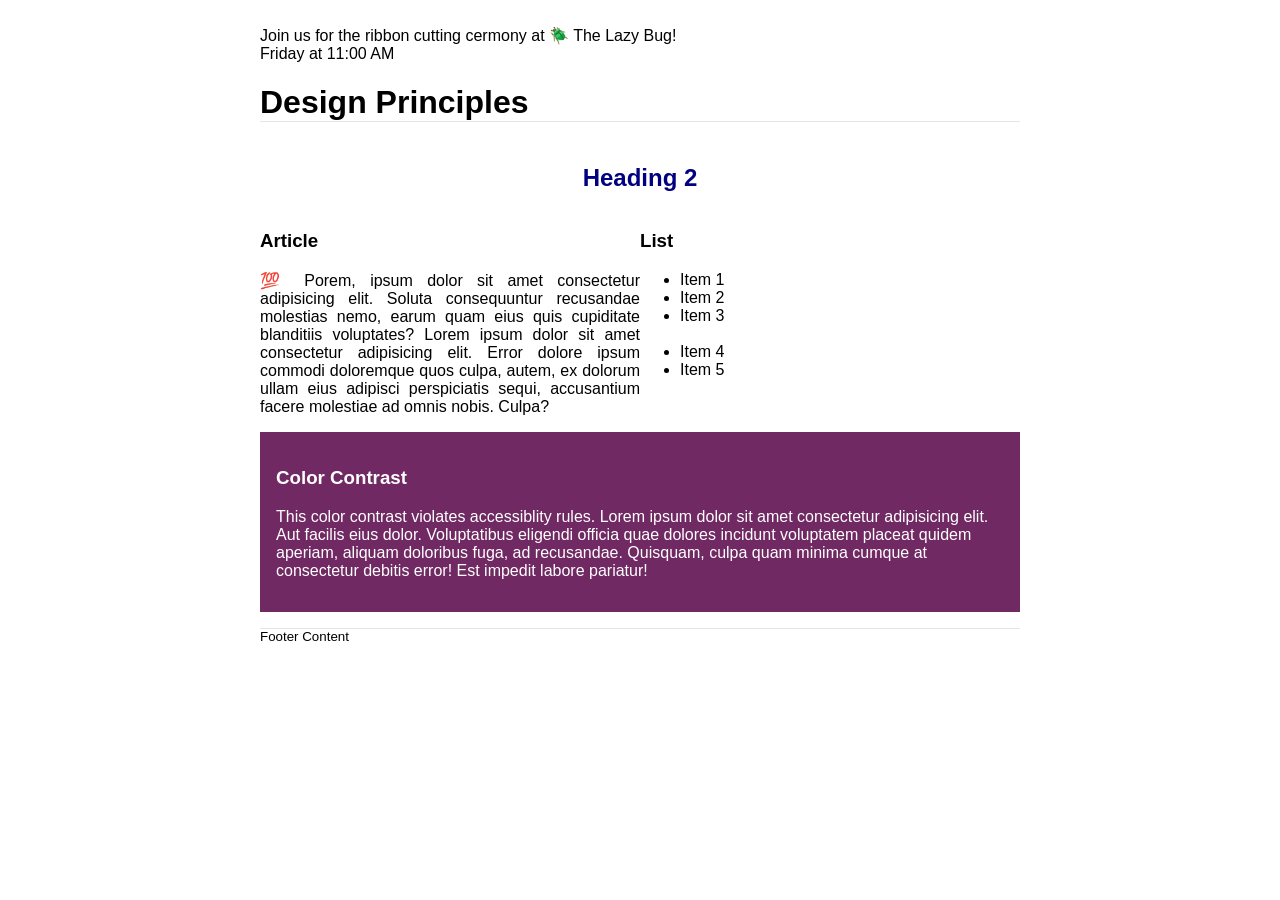
<file: week03/design.html>
<!DOCTYPE html>
<html lang="en">
<head>
    <meta charset="UTF-8">
    <meta name="viewport" content="width=device-width, initial-scale=1.0">
    <title>Learning Activity - Design Principles</title>
    <link rel="stylesheet" href="styles/design.css">
</head>
<body>
    <header>
	<div class="banner"><br>Join us for the ribbon cutting cermony at 🪲 The Lazy Bug!<br>Friday at 11:00 AM</div>
	<h1>Design Principles</h1>
</header>
<main>
	<h2>Heading 2</h2>
	<section>
		<h3>Article</h3>
		<article>
			<p>💯 Porem, ipsum dolor sit amet consectetur adipisicing elit. Soluta consequuntur recusandae molestias nemo, earum quam eius quis cupiditate blanditiis voluptates? Lorem ipsum dolor sit amet consectetur adipisicing elit. Error dolore ipsum commodi doloremque quos culpa, autem, ex dolorum ullam eius adipisci perspiciatis sequi, accusantium facere molestiae ad omnis nobis. Culpa?</p>
		</article>
	</section>
	<section>
		<h3>List</h3>
		<ul>
			<li>Item 1</li>
			<li>Item 2</li>
			<li>Item 3<br><br></li>
			<li>Item 4</li>
			<li>Item 5</li>
		</ul>
	</section>
	<div class="callout">
		<h3>Color Contrast</h3>
		<p>This color contrast violates accessiblity rules. Lorem ipsum dolor sit amet consectetur adipisicing elit. Aut facilis eius dolor. Voluptatibus eligendi officia quae dolores incidunt voluptatem placeat quidem aperiam, aliquam doloribus fuga, ad recusandae. Quisquam, culpa quam minima cumque at consectetur debitis error! Est impedit labore pariatur!</p>
	</div>
</main>
<footer>
	Footer Content
</footer>
</body>
</html>
</file>
<file: styles/base.css>
/* Color Palette:

dark=#091413
light=#fefefe
primary-dark=#285A48
primary=#408A71
primary-light=#B0E4CC
*/

:root {
    --dark: #091413;
    --light: #fefefe;
    --primary-dark: #285A48;
    --primary: #408A71;
    --primary-light: #B0E4CC;
}


body {
    margin: 0;
    padding: 0;
    font-family: "Raleway", sans-serif;
    font-optical-sizing: auto;
    font-weight: 400;
    font-style: normal;
    background-color: var(--light);
    color: var(--dark);
    display: flex;
    flex-direction: column;
    min-height: 100vh;
}

header {
    border-bottom: 3px solid var(--primary-dark);
    margin: 0;
    padding: 0;
}

#course-title {
    display: block;
    font-size: 1.4rem;
    font-weight: 600;
    background-color: var(--primary-dark);
    color: var(--light);
    text-align: center;
    padding: 1.2rem;
}

nav {
    display: flex;
    justify-content: space-evenly;
    align-items: center;
    background-color: var(--primary-dark);
    padding: 0.8rem;
    margin: 0;
}

nav a {
    color: var(--light);
    text-decoration: none;
    padding: 0.5rem 1rem;
    border-radius: 0.3rem;
    font-size: 1.1rem;
    transition: background-color 0.3s ease;
}

nav a:hover {
    background-color: #555555;
}

main {
    display: grid;
    grid-template-columns: 1fr 450px;
    gap: 1.5rem;
    padding: 1rem;
    margin: 0 auto;
    max-width: 100%;
    width: 100%;
    box-sizing: border-box;
}

h1 {
    grid-column: 1 / 3;
    text-align: center;
    font-size: 2.2rem;
    font-weight: 600;
    color: var(--dark);
    margin: 0 0 1.5rem 0;
}

.card {
    width: 100%;
    border: 1px solid var(--primary-dark);
    border-radius: 0.5rem;
    margin: 0;
    display: flex;
    flex-direction: column;
    gap: 1rem;
    overflow: hidden;
    background-color: var(--light);
    align-content: start;
    box-shadow: 0 4px 10px rgba(0, 0, 0, 0.1);
}

.card h2:first-child {
    background-color: var(--primary-dark);
    color: var(--light);
    text-align: center;
    font-size: 1.4rem;
    font-weight: 600;
    padding: 0.8rem;
    margin: 0;
}

.card h2:not(:first-child) {
    text-align: center;
    font-size: 1.3rem;
    font-weight: 600;
    color: var(--dark);
    margin: 1.5rem 1.5rem 0.5rem 1.5rem;
    padding-bottom: 0.5rem;
    border-bottom: 1px solid #dcdcdc;
}

.card p {
    font-size: 1.05rem;
    font-weight: 400;
    color: var(--dark);
    padding: 1.5rem;
    margin: 0;
    line-height: 1.6;
    text-align: left;
}

.card img {
    display: block;
    margin: 1rem;
    max-width: 150px;
    height: auto;
    border-radius: 0.3rem;
    object-fit: cover;
}

.about-me-container {
    display: grid;
    grid-template-columns: 1fr 350px;
    gap: 1rem;
    overflow: hidden;
    background-color: var(--light);
    align-content: start;
    justify-content: center;
    align-items: center;
}

.venezuela-container {
    display: flex;
    flex-direction: row;
    gap: 1rem;
    overflow: hidden;
    background-color: var(--light);
    align-content: start;
    justify-content: center;
    align-items: center;
}

.card figure img {
    max-width: 150px;
    margin: 0 auto;
}

.card figure figcaption {
    font-size: 0.85rem;
    font-style: italic;
    color: #555;
    margin-top: 0.5rem;
}

.card ul {
    grid-column: 1 / 3;
    list-style: disc;
    padding: 1.5rem 1.5rem 1.5rem 3rem;
    margin: 0;
    display: flex;
    flex-direction: column;
    gap: 0.8rem;
}

.card ul li {
    font-size: 1.05rem;
    color: var(--dark);
}

.card ul li a {
    color: #0000ee;
    text-decoration: underline;
}

.card ul li a:hover {
    color: #1A5276;
}

footer {
    border-top: 3px solid var(--primary-dark);
    padding: 1.5rem;
    text-align: center;
    font-size: 1.1rem;
    font-weight: 400;
    background-color: var(--primary-dark);
    color: var(--light);
    margin-top: auto;
    width: 100%;
    box-sizing: border-box;
}

footer #lastmodified {
    font-size: 0.95rem;
    margin-top: 0.5rem;
}
</file>
<file: project/styles/styles.css>
:root {
    --color-primary: #59B292;
    --color-primary-text: #256348;
    --color-secondary: #333333;
    --color-accent: #FFFFFF;
    --color-border: #000000;
    --color-bg-light: #F4F4F4;
}

* {
    box-sizing: border-box;
}

.visually-hidden {
    position: absolute;
    width: 1px;
    height: 1px;
    padding: 0;
    margin: -1px;
    overflow: hidden;
    clip: rect(0, 0, 0, 0);
    white-space: nowrap;
    border: 0;
}

body {
    margin: 0;
    font-family: "Montserrat", sans-serif;
    color: var(--color-secondary);
    line-height: 1.5;
}

h1,
h2,
h3,
h4 {
    font-family: "Space Grotesk", sans-serif;
    font-weight: 600;
    margin-top: 0;
}

a {
    color: var(--color-secondary);
    text-decoration: none;
}

img {
    max-width: 100%;
    display: block;
}

/* Header */
header.site-header {
    position: relative;
    display: flex;
    align-items: center;
    justify-content: space-between;
    padding: 1rem 1.5rem;
    border-bottom: 1px solid #ddd;
}

.logo {
    font-family: "Space Grotesk", sans-serif;
    font-weight: 700;
    font-size: 1.25rem;
    color: var(--color-primary-text);
}

.nav-toggle {
    display: block;
    background: none;
    border: none;
    font-size: 1.5rem;
    cursor: pointer;
}

nav.main-nav ul {
    position: absolute;
    top: 100%;
    left: 0;
    right: 0;
    list-style: none;
    flex-direction: column;
    background: var(--color-accent);
    gap: 0;
    border-bottom: 1px solid #ddd;
    margin: 0;
    padding: 0;
    display: none;
}

nav.main-nav ul.open {
    display: flex;
}

nav.main-nav ul li {
    padding: 1rem 1.5rem;
    border-top: 1px solid #eee;
}

nav.main-nav a {
    font-weight: 500;
}

nav.main-nav a:hover,
nav.main-nav a.active {
    color: var(--color-primary-text);
}

@media (min-width: 700px) {
    .nav-toggle {
        display: none;
    }

    nav.main-nav ul {
        position: static;
        display: flex;
        flex-direction: row;
        gap: 2rem;
        background: none;
        border-bottom: none;
    }

    nav.main-nav ul li {
        padding: 0;
        border-top: none;
    }
}

/* Hero */
.hero {
    display: grid;
    grid-template-columns: 1fr;
    gap: 2rem;
    padding: 2rem 1.5rem;
    max-width: 72rem;
    margin: 0 auto;
    align-items: center;
}

.hero h1 {
    font-size: 1.75rem;
}

.hero-image {
    width: 100%;
    min-height: 200px;
    border-radius: 8px;
    object-fit: cover;
}

.btn {
    display: inline-block;
    padding: 0.75rem 1.5rem;
    border-radius: 4px;
    font-weight: 600;
    cursor: pointer;
    border: 2px solid var(--color-secondary);
}

.btn-primary {
    background: var(--color-secondary);
    color: var(--color-accent);
}

.btn-secondary {
    background: transparent;
    color: var(--color-secondary);
}

.btn-group {
    display: flex;
    flex-direction: column;
    gap: 1rem;
    margin-top: 1.5rem;
}

@media (min-width: 700px) {
    .hero {
        grid-template-columns: 1fr 1fr;
        padding: 3rem 1.5rem;
    }

    .hero h1 {
        font-size: 2.25rem;
    }

    .hero-image {
        min-height: 260px;
    }

    .btn-group {
        flex-direction: row;
    }
}

/* Generic sections */
main {
    max-width: 72rem;
    margin: 0 auto;
    padding: 1rem 1.5rem 3rem;
}

.page-title {
    text-align: center;
    padding: 2rem 1.5rem 1rem;
}

.two-col {
    display: grid;
    grid-template-columns: 1fr;
    gap: 2rem;
    margin-bottom: 2rem;
}

@media (min-width: 700px) {
    .two-col {
        grid-template-columns: 1fr 1fr;
    }
}

.card {
    background: var(--color-bg-light);
    border-radius: 8px;
    padding: 1.5rem;
}

.events-list li {
    display: flex;
    gap: 1rem;
    margin-bottom: 1.5rem;
    list-style: none;
}

.events-list {
    padding: 0;
}

.icon-circle {
    flex-shrink: 0;
    width: 2.5rem;
    height: 2.5rem;
    border-radius: 50%;
    object-fit: cover;
}

/* Strategies gallery */
.gallery {
    display: flex;
    flex-direction: column;
    gap: 1.5rem;
}

.gallery-display {
    background: var(--color-bg-light);
    border-radius: 8px;
    padding: 1.5rem;
}

.gallery-display h2 {
    text-align: center;
}

.gallery-subtitle {
    text-align: center;
    color: var(--color-primary-text);
    font-weight: 600;
    margin-top: -0.5rem;
    margin-bottom: 1rem;
}

#gallery-main-img {
    width: 100%;
    max-width: 320px;
    min-height: 220px;
    object-fit: cover;
    border-radius: 8px;
    margin: 0 auto 1.5rem;
}

.moves-list {
    margin: 0;
    padding-left: 1.25rem;
}

.moves-list li {
    margin-bottom: 0.5rem;
}

.gallery-thumbs {
    display: grid;
    grid-template-columns: repeat(3, 1fr);
    gap: 1rem;
}

.thumb {
    width: 100%;
    height: 100px;
    object-fit: cover;
    border-radius: 8px;
    cursor: pointer;
    border: 3px solid transparent;
    transition: border-color 0.2s ease, transform 0.2s ease;
}

.thumb:hover {
    transform: scale(1.03);
}

.thumb.active {
    border-color: var(--color-primary);
}

@media (min-width: 700px) {
    .gallery {
        flex-direction: row;
        align-items: flex-start;
    }

    .gallery-display {
        flex: 2;
    }

    .gallery-thumbs {
        flex: 1;
        grid-template-columns: repeat(2, 1fr);
    }

    #gallery-main-img {
        max-width: 100%;
    }
}

/* Contact */
.contact-grid {
    display: grid;
    grid-template-columns: 1fr;
    gap: 2rem;
}

@media (min-width: 700px) {
    .contact-grid {
        grid-template-columns: 1fr 1fr;
    }
}

.contact-info li {
    display: flex;
    gap: 1rem;
    align-items: center;
    margin-bottom: 1.5rem;
    list-style: none;
    padding: 0;
}

form.contact-form {
    display: flex;
    flex-direction: column;
    gap: 1rem;
}

form.contact-form input,
form.contact-form textarea {
    padding: 0.75rem;
    border: 1px solid #ccc;
    border-radius: 4px;
    font-family: inherit;
}

form.contact-form textarea {
    min-height: 140px;
    resize: vertical;
}

.form-status {
    font-weight: 600;
}

/* Footer */
footer.site-footer {
    background: var(--color-secondary);
    color: var(--color-accent);
}

.footer-grid {
    max-width: 72rem;
    margin: 0 auto;
    padding: 2rem 1.5rem;
    display: grid;
    grid-template-columns: 1fr 1fr;
    gap: 1.5rem;
}

.footer-grid h3 {
    color: var(--color-primary);
}

.footer-grid ul {
    list-style: none;
    padding: 0;
}

.footer-grid a {
    color: var(--color-accent);
}

.footer-bottom {
    text-align: center;
    padding: 1rem;
    border-top: 1px solid #555;
    font-size: 0.875rem;
}

@media (min-width: 700px) {
    .footer-grid {
        grid-template-columns: 1.5fr 1fr 1fr 1fr;
    }
}
</file>
<file: styles/form.css>
/* Color Palette:

dark=#091413
light=#fefefe
primary-dark=#285A48
primary=#408A71
primary-light=#B0E4CC
*/

:root {
    --dark: #091413;
    --light: #fefefe;
    --primary-dark: #285A48;
    --primary: #408A71;
    --primary-light: #B0E4CC;
    --border-radius: 10px;
    --border-color: var(--dark);
}

* {
    box-sizing: border-box;
    margin: 0;
    padding: 0;
}

body {
    font-family: 'Raleway', sans-serif;
    background-color: var(--light);
    color: var(--dark);
}

header {
    background-color: var(--primary-dark);
    color: var(--light);
    padding: 20px;
    text-align: center;
}

main {
    margin: 10px auto;

}

form {
    margin: 30px auto;
    padding: 40px;
    border-radius: var(--border-radius);
    border: 1px solid var(--border-color);
    max-width: 600px;
}

fieldset {
    border: none;
    padding: 0;
    margin: 0;
}

legend {
    font-size: 1.2rem;
    font-weight: 600;
    margin-bottom: 10px;
}

label {
    display: block;
    margin: 10px 0;
    font-size: 1.2rem;
    font-weight: 600;
}

input {
    width: 100%;
    padding: 10px;
    margin: 10px 0;
    border-radius: var(--border-radius);
    border: 1px solid var(--border-color);
}

textarea {
    width: 100%;
    padding: 10px;
    margin: 10px 0;
    border-radius: var(--border-radius);
    border: 1px solid var(--border-color);
}

button {
    padding: 10px 20px;
    background-color: var(--primary);
    color: var(--light);
    border: none;
    border-radius: var(--border-radius);
    cursor: pointer;
}

button:hover {
    background-color: var(--primary-dark);
}

.error {
    color: red;
}

.form-row {
    display: flex;
    flex-direction: column;
    gap: 1rem;
    overflow: hidden;
    background-color: var(--light);
    justify-content: center;
    align-items: start;
}

.form-row input:nth-child(2) {
    border-radius: 10px;
}

.form-row select {
    width: 100%;
    padding: 10px;
    border-radius: var(--border-radius);
    border: 1px solid var(--dark);
}

.form-row fieldset {
    width: 100%;
    margin-top: 10px;
}

.rating-container {
    width: 100%;
    justify-self: center;
    align-self: center;
    justify-content: space-between;
    display: flex;
    flex-direction: row;
    gap: 1rem;
}

.features-container {
    display: grid;
    grid-template-columns: 1fr 1fr;
    gap: 1rem;
    padding: 10px;
    width: 100%;
}

.feature-group {
    display: flex;
    align-items: center;
    justify-items: start;
    gap: 0.5rem;
}

.feature-group input {
    width: auto;
    margin: 0;
}

.feature-group label {
    margin: 0;
    display: inline;
    font-size: 1rem;
    font-weight: 500;
}

.form-comments {
    width: 100%;
    display: flex;
    flex-direction: column;
    gap: 1rem;
}

.form-comments label {
    justify-self: center;
    padding: 10px;
}

.form-comments textarea {
    padding: 10px;
    border-radius: 10px;
    border: 1px solid var(--dark);
    width: 100%;
    resize: none;
    box-sizing: border-box;
    min-height: 100px;
}

.form-button {
    margin-top: 20px;
    display: flex;
    justify-content: center;
}

.form-button input {
    width: 50%;
    margin: 0;
    background-color: var(--primary);
    color: var(--light);
    font-size: 1.2rem;
}

footer {
    border-top: 3px solid var(--primary-dark);
    padding: 1.5rem;
    text-align: center;
    font-size: 1.1rem;
    font-weight: 400;
    background-color: var(--primary-dark);
    color: var(--light);
    margin-top: auto;
    width: 100%;
    box-sizing: border-box;
}

footer #lastmodified {
    font-size: 0.95rem;
    margin-top: 0.5rem;
}

@media (max-width: 600px) {
    form {
        margin: 20px 20px;
    }

    .form-row input:nth-child(2) {
        width: 75%;
    }

    .rating-container {
        width: 75%;
    }
}
</file>
<file: styles/temples.css>
:root {
    --dark: #091413;
    --light: #fefefe;
    --primary-dark: #285A48;
    --primary: #408A71;
    --primary-light: #B0E4CC;
    --shadow: 0 4px 20px rgba(9, 20, 19, 0.15);
    --transition: all 0.3s cubic-bezier(0.4, 0, 0.2, 1);
}

* {
    box-sizing: border-box;
    margin: 0;
    padding: 0;
}

body {
    font-family: "Raleway", sans-serif;
    background-color: #f4f7f6;
    color: var(--dark);
    line-height: 1.6;
    display: flex;
    flex-direction: column;
    min-height: 100vh;
}

header {
    background-color: var(--primary-dark);
    background: linear-gradient(135deg, var(--primary-dark), var(--primary));
    color: var(--light);
    padding: 1rem 1.5rem;
    display: flex;
    flex-wrap: wrap;
    justify-content: space-between;
    align-items: center;
    box-shadow: var(--shadow);
    position: sticky;
    top: 0;
    z-index: 1000;
}

#site-title {
    font-size: 1.8rem;
    font-weight: 700;
    letter-spacing: 1px;
    text-transform: uppercase;
    text-shadow: 0 2px 4px rgba(0,0,0,0.3);
    display: flex;
    align-items: center;
    gap: 0.5rem;
}

#menu {
    font-size: 2rem;
    background: none;
    border: none;
    color: var(--light);
    cursor: pointer;
    transition: var(--transition);
    padding: 0.2rem 0.5rem;
    border-radius: 0.3rem;
}

#menu:hover, #menu:focus {
    background-color: rgba(0, 0, 0, 0.2);
}

#menu::before {
    content: "☰";
}

#menu.open::before {
    content: "✕";
}

nav {
    width: 100%;
    display: none;
    flex-direction: column;
    margin-top: 1rem;
    background-color: rgba(9, 20, 19, 0.95);
    border-radius: 0.5rem;
    overflow: hidden;
    transition: var(--transition);
}

nav.open {
    display: flex;
    animation: fadeIn 0.3s ease-out;
}

@keyframes fadeIn {
    from { opacity: 0; transform: translateY(-10px); }
    to { opacity: 1; transform: translateY(0); }
}

nav a {
    color: var(--light);
    text-decoration: none;
    padding: 0.8rem 1.5rem;
    font-weight: 500;
    font-size: 1.1rem;
    border-bottom: 1px solid rgba(255, 255, 255, 0.1);
    transition: var(--transition);
}

nav a:last-child {
    border-bottom: none;
}

nav a:hover, nav a:focus, nav a.active {
    background-color: var(--primary-light);
    color: var(--dark);
    padding-left: 2rem;
}

main {
    flex: 1;
    padding: 2rem 1.5rem;
    max-width: 1400px;
    margin: 0 auto;
    width: 100%;
}

h1 {
    text-align: center;
    font-size: 2.2rem;
    color: var(--primary-dark);
    margin-bottom: 2rem;
    font-weight: 700;
    position: relative;
    padding-bottom: 0.5rem;
}

h1::after {
    content: '';
    position: absolute;
    bottom: 0;
    left: 50%;
    transform: translateX(-50%);
    width: 80px;
    height: 4px;
    background: linear-gradient(90deg, var(--primary-light), var(--primary-dark));
    border-radius: 2px;
}

.res-grid {
    display: grid;
    grid-template-columns: 1fr;
    gap: 2rem;
}

figure {
    background: var(--light);
    border-radius: 1rem;
    overflow: hidden;
    box-shadow: var(--shadow);
    transition: var(--transition);
    border: 1px solid rgba(40, 90, 72, 0.1);
    display: flex;
    flex-direction: column;
    transform: translateY(0);
}

figure:hover {
    transform: translateY(-8px);
    box-shadow: 0 12px 30px rgba(9, 20, 19, 0.25);
    border-color: var(--primary);
}

figure img {
    width: 100%;
    height: 250px;
    object-fit: cover;
    transition: transform 0.5s ease;
}

figure:hover img {
    transform: scale(1.05);
}

figcaption {
    padding: 1.2rem;
    font-size: 1.25rem;
    font-weight: 600;
    text-align: center;
    background-color: var(--light);
    color: var(--primary-dark);
    border-top: 2px solid var(--primary-light);
    z-index: 1;
}

footer {
    background-color: var(--dark);
    background: linear-gradient(135deg, var(--dark), var(--primary-dark));
    color: var(--light);
    padding: 2rem 1.5rem;
    text-align: center;
    box-shadow: 0 -4px 20px rgba(0,0,0,0.2);
    margin-top: auto;
}

footer p {
    margin-bottom: 0.5rem;
    font-size: 1.1rem;
    opacity: 0.9;
}

footer #lastmodified {
    font-size: 0.95rem;
    opacity: 0.7;
    margin-bottom: 0;
}
</file>
<file: styles/temples-large.css>
/* Large Screen Overrides (min-width: 768px) */

@media (min-width: 768px) {
    header {
        padding: 1rem 3rem;
    }

    #menu {
        display: none; /* Hide hamburger menu on larger screens */
    }

    nav {
        display: flex !important;
        width: auto;
        flex-direction: row;
        margin-top: 0;
        background: none;
        border-radius: 0;
        align-items: center;
        gap: 0.5rem;
    }

    nav a {
        padding: 0.5rem 1.2rem;
        border-bottom: none;
        border-radius: 2rem;
        font-size: 1rem;
        font-weight: 600;
        background-color: var(--primary-dark);
    }

    nav a:hover, nav a:focus, nav a.active {
        background-color: var(--light);
        color: var(--primary-dark);
        padding: 0.5rem 1.2rem; /* Override mobile padding change */
        transform: translateY(-2px);
        box-shadow: 0 4px 12px rgba(0,0,0,0.15);
    }

    main {
        padding: 3rem 3rem;
    }

    h1 {
        font-size: 2.8rem;
        margin-bottom: 3rem;
    }

    /* Upgrade gallery to CSS Grid with auto-fit */
    .res-grid {
        grid-template-columns: repeat(auto-fit, minmax(320px, 1fr));
        gap: 2.5rem;
    }

    figure img {
        height: 280px; /* Slightly taller images for larger screens */
    }

    footer {
        padding: 2.5rem 3rem;
        display: flex;
        justify-content: space-between;
        align-items: center;
        text-align: left;
    }

    footer p {
        margin-bottom: 0;
    }
}
</file>
<file: project/styles/siteplan.css>
body {
    font-family: "Montserrat", sans-serif;
    font-optical-sizing: auto;
    font-weight: 400;
    font-style: normal;
}

h1,
h2,
h3,
h4,
h5,
h6 {
    font-family: "Space Grotesk", sans-serif;
    font-optical-sizing: auto;
    font-weight: 400;
    font-style: normal;
}

:root {
    --color-primary: #59B292;
    --color-secondary: #333333;
    --color-accent: #FFFFFF;
    --color-border: #000000;
}

header,
footer {
    background-color: var(--color-primary);
    color: var(--color-accent);
    padding: 1rem;
    text-align: center;
}

main {
    padding: 1rem;
    max-width: 64rem;
    margin: 0 auto;
}

section {
    margin-bottom: 2rem;
}

.colors-schema {
    display: flex;
    gap: 1rem;
}

.colors-schema li {
    display: flex;
    align-items: center;
    gap: 1rem;
}

.colors-schema ul {
    width: 100%;
    list-style: none;
}

.colors-schema li span {
    display: inline-block;
    padding: 1.5rem;
    width: 100%;
    border-radius: 5px;
}

.color-primary {
    background-color: var(--color-primary);
    color: #fff;
}

.color-secondary {
    background-color: var(--color-secondary);
    color: var(--color-accent);
}

.color-accent {
    background-color: var(--color-accent);
    color: var(--color-secondary);
}

.typography {
    display: flex;
    flex-direction: column;
    gap: 1rem;
}

.typography li {
    display: flex;
    align-items: center;
    gap: 1rem;
}

.typography ul {
    width: 100%;
    list-style: none;
}

.montserrat {
    font-family: "Montserrat", sans-serif;
}

.space-grotesk {
    font-family: "Space Grotesk", sans-serif;
}

.wireframe-images {
    display: grid;
    grid-template-columns: 1fr 1fr;
    gap: 1rem;
}

.wireframe-images img {
    max-width: 80%;
    height: auto;
    border: 1px solid var(--color-border);
    border-radius: 5px;
}
</file>
<file: week03/styles/design.css>
body {
	font-family: Roboto, helvetica, sans-serif;
}

header,
main,
footer {
	max-width: 760px;
	margin: 0 auto;
}

marquee {
	padding: 1rem;
	background-color: #eee;
}

h1 {
	border-bottom: 1px solid rgba(0, 0, 0, 0.1);
}

main {
	display: grid;
    grid-template-columns: 1fr 1fr;
}

h2 {
    grid-column: 1/-1;
    text-align: left;
	color: navy;
	text-align: center;
}

article p {
	text-align: justify;
}

.callout {
    grid-column: 1/-1;
	color: #fff;
	background-color: #702963;
    padding: 1rem;
}

footer {
	margin-top: 1rem;
	border-top: 1px solid rgba(0, 0, 0, 0.1);
	font-size: smaller;
	text-align: left;
}
</file>
